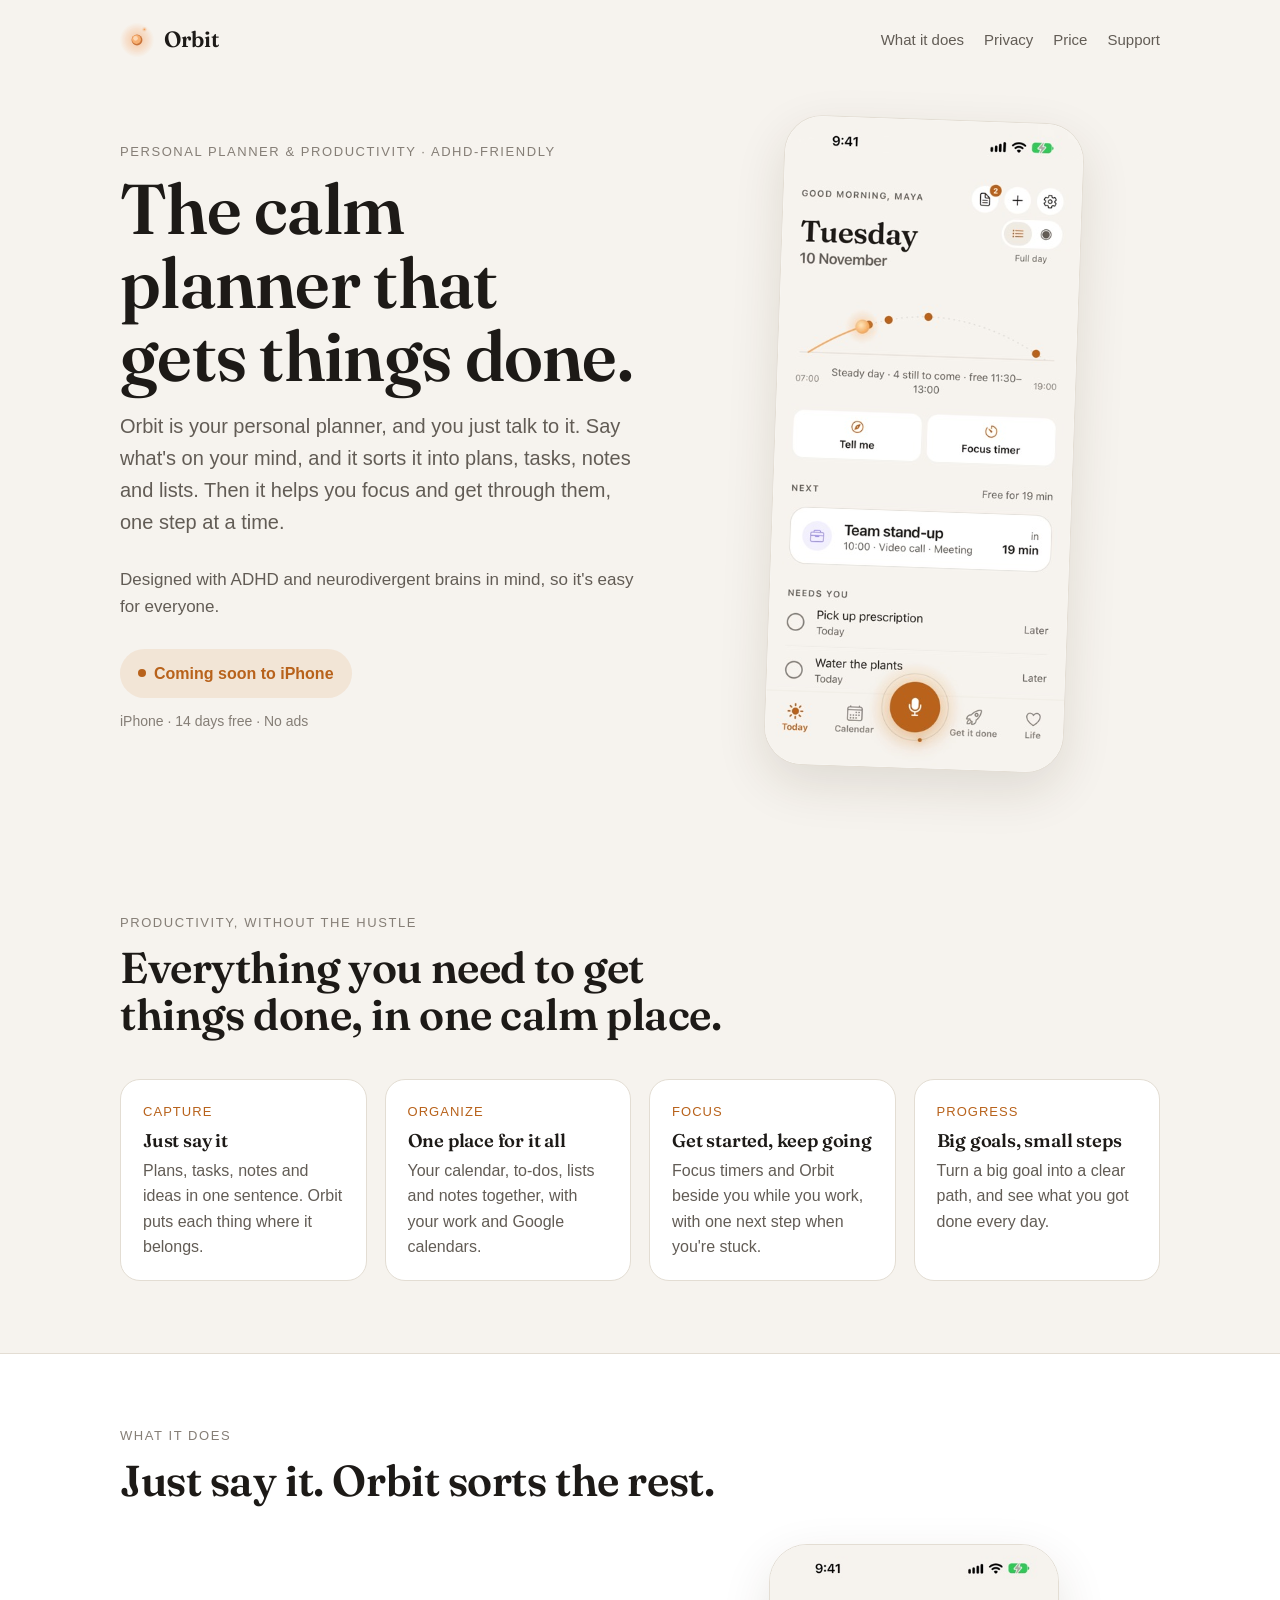
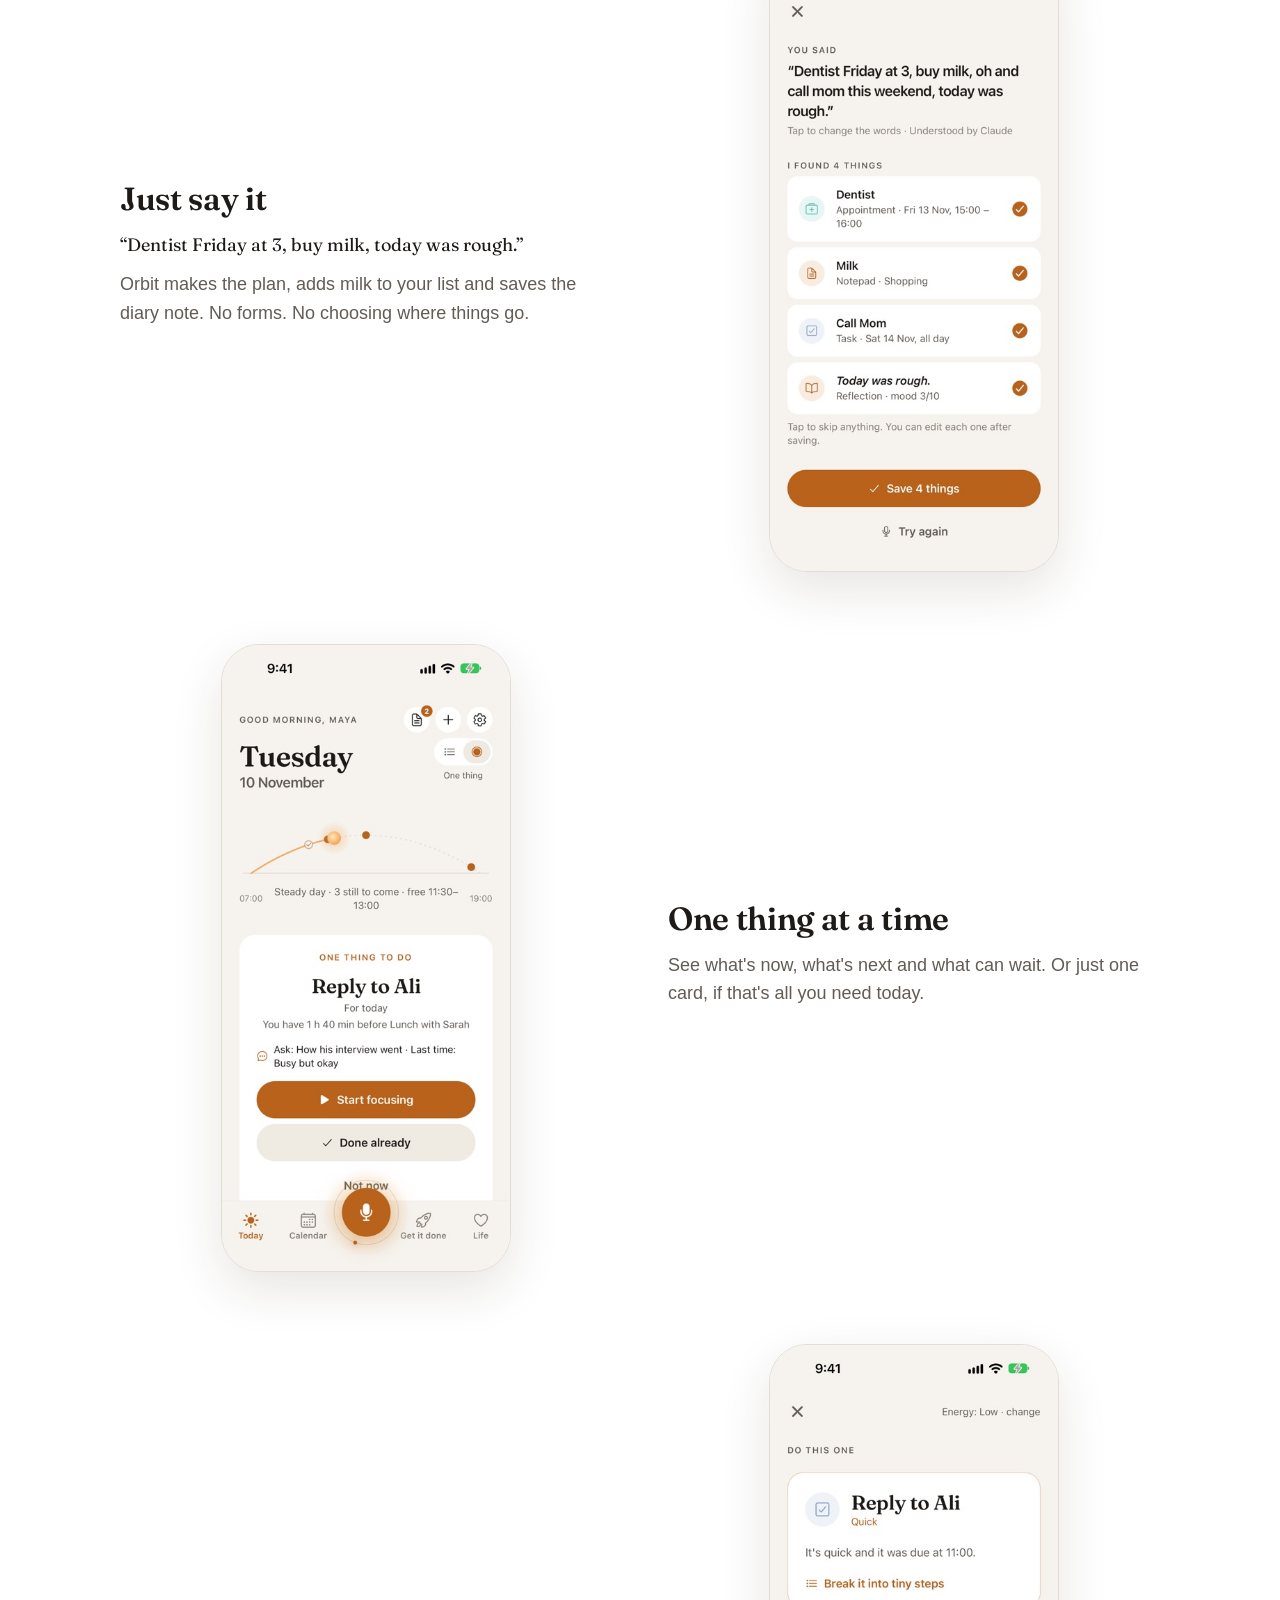
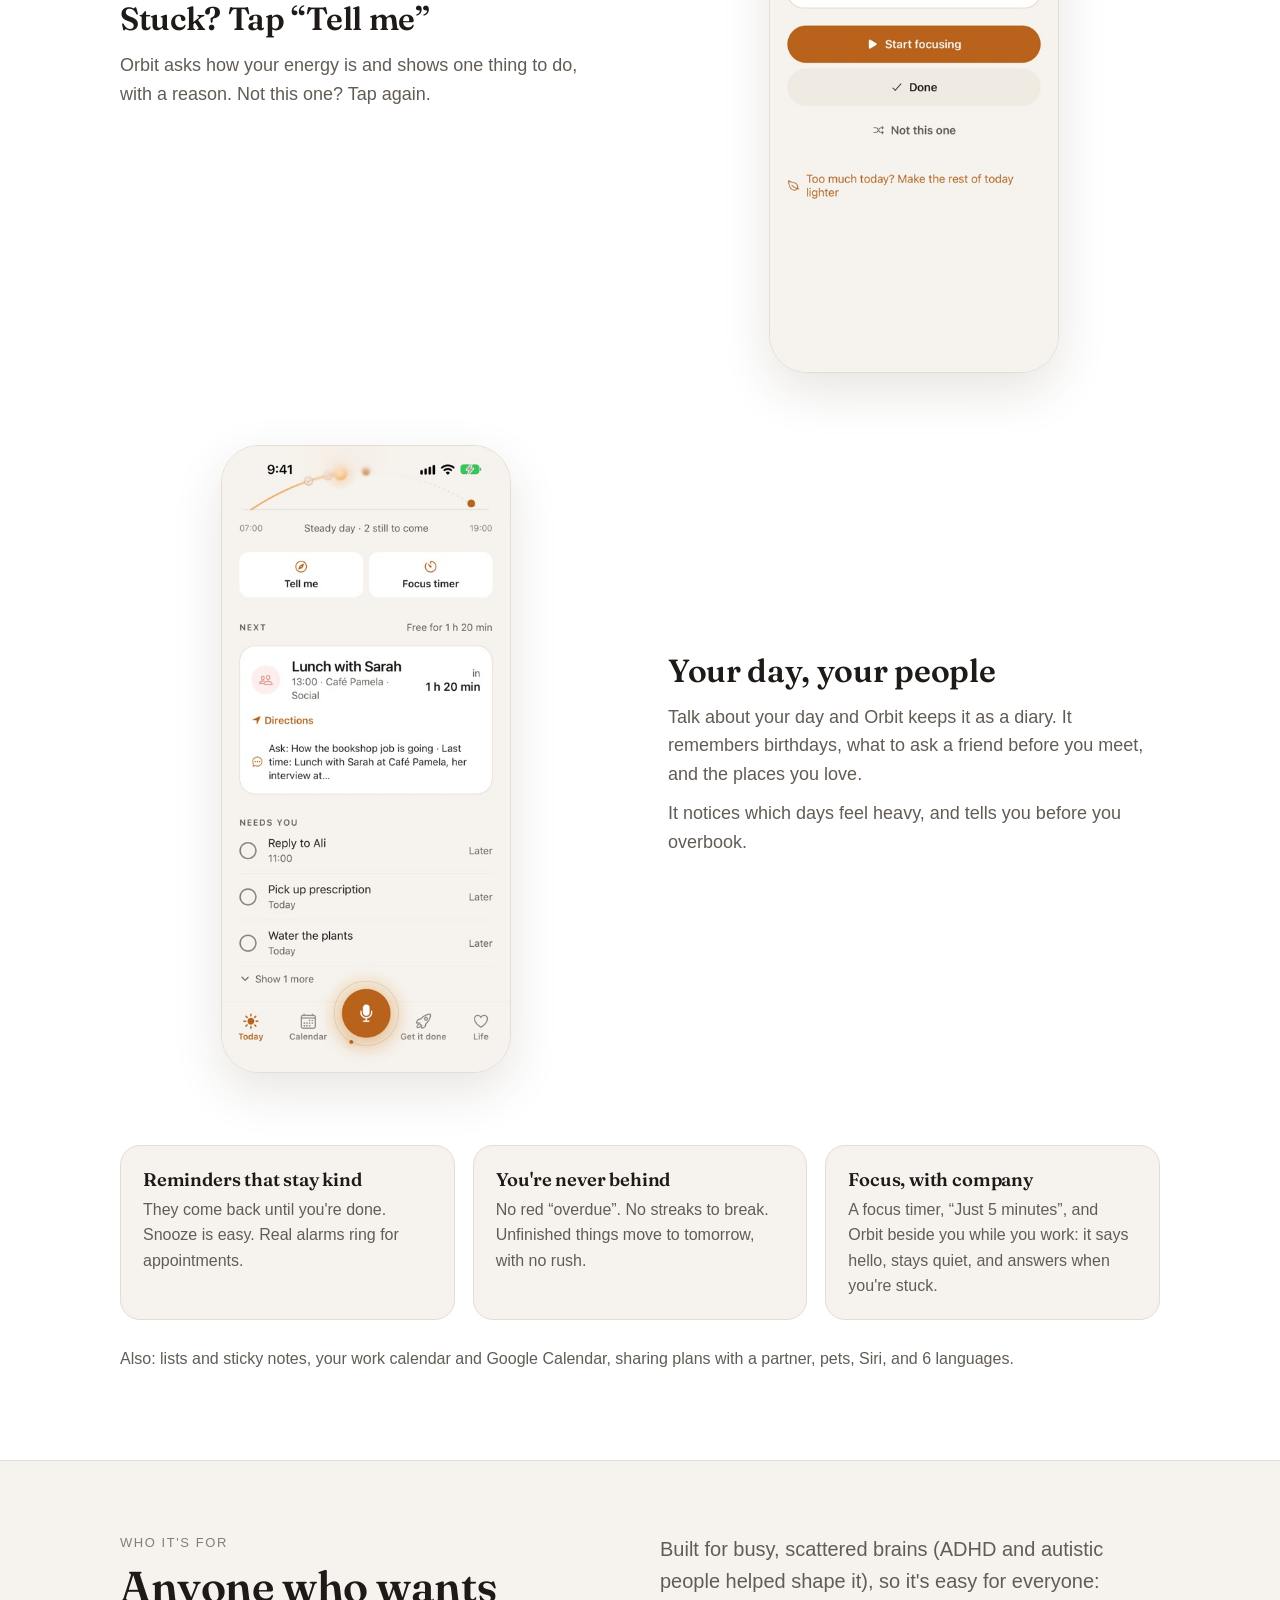
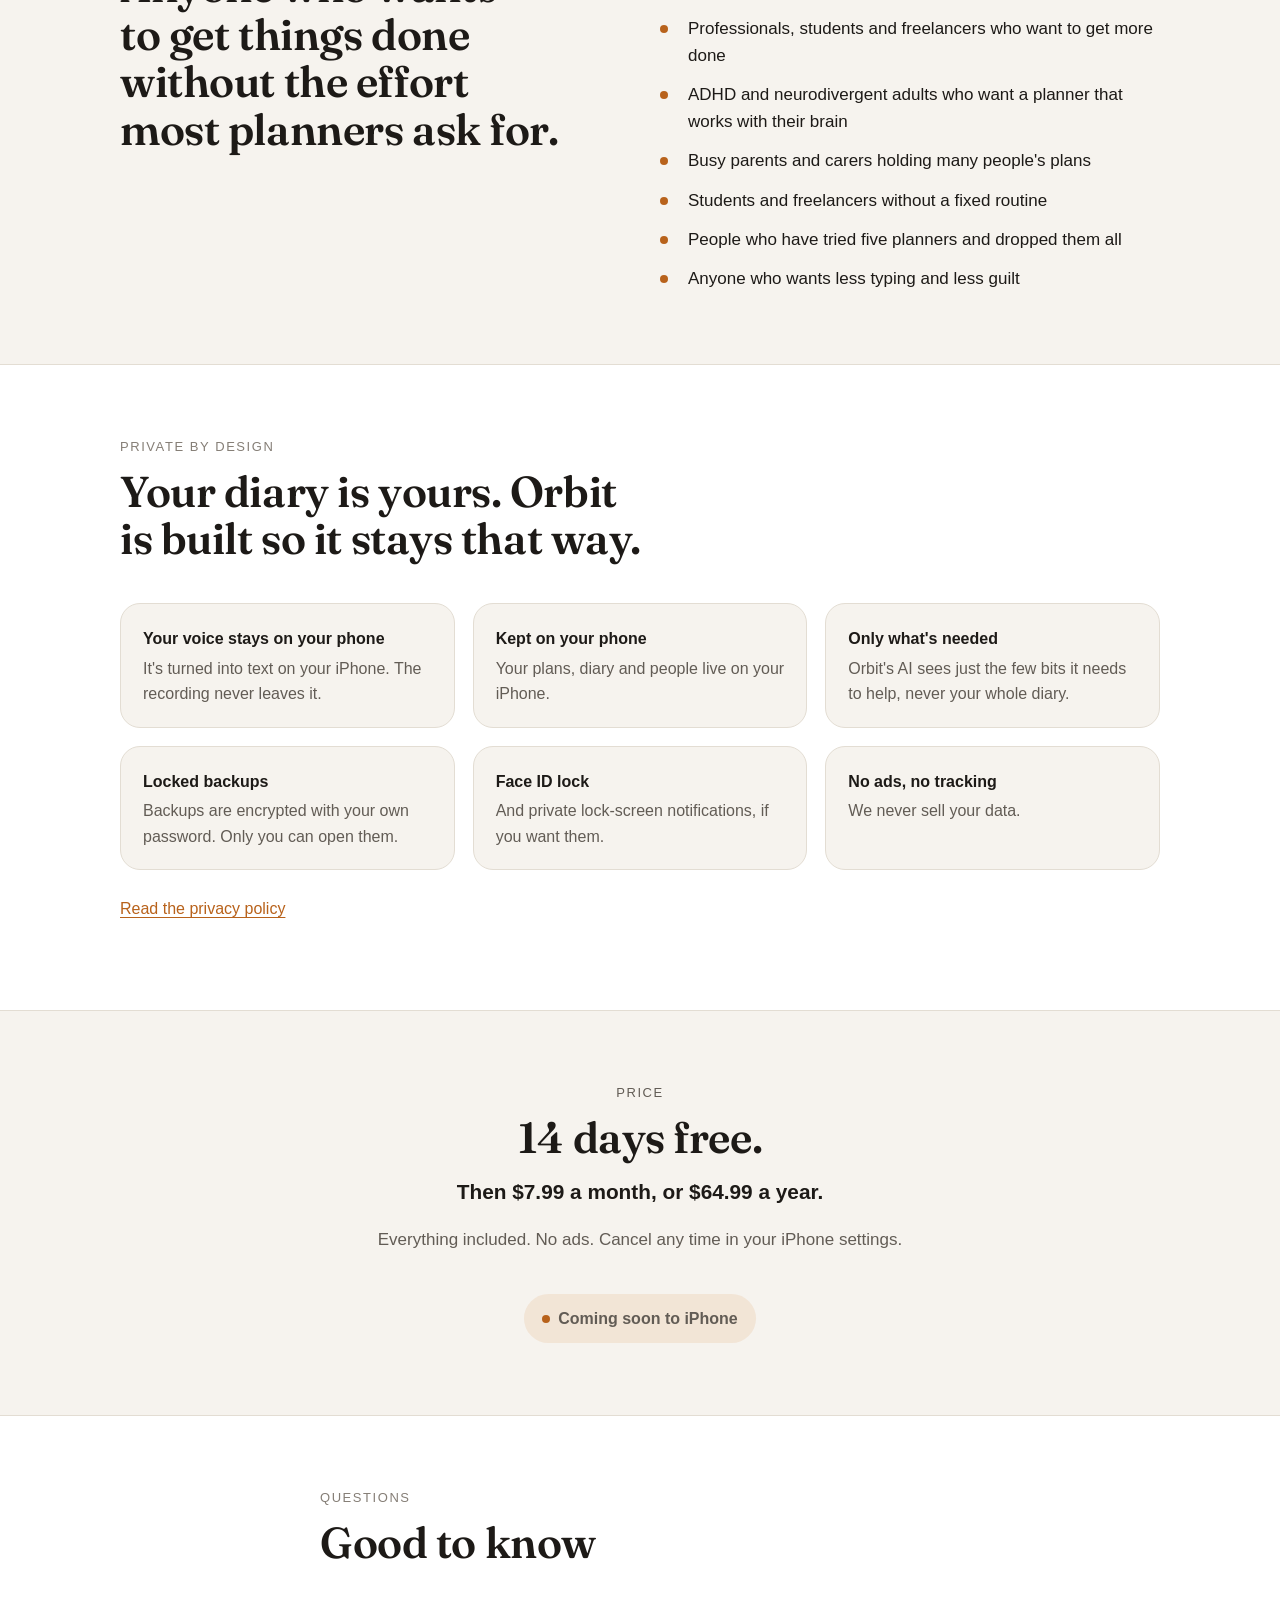
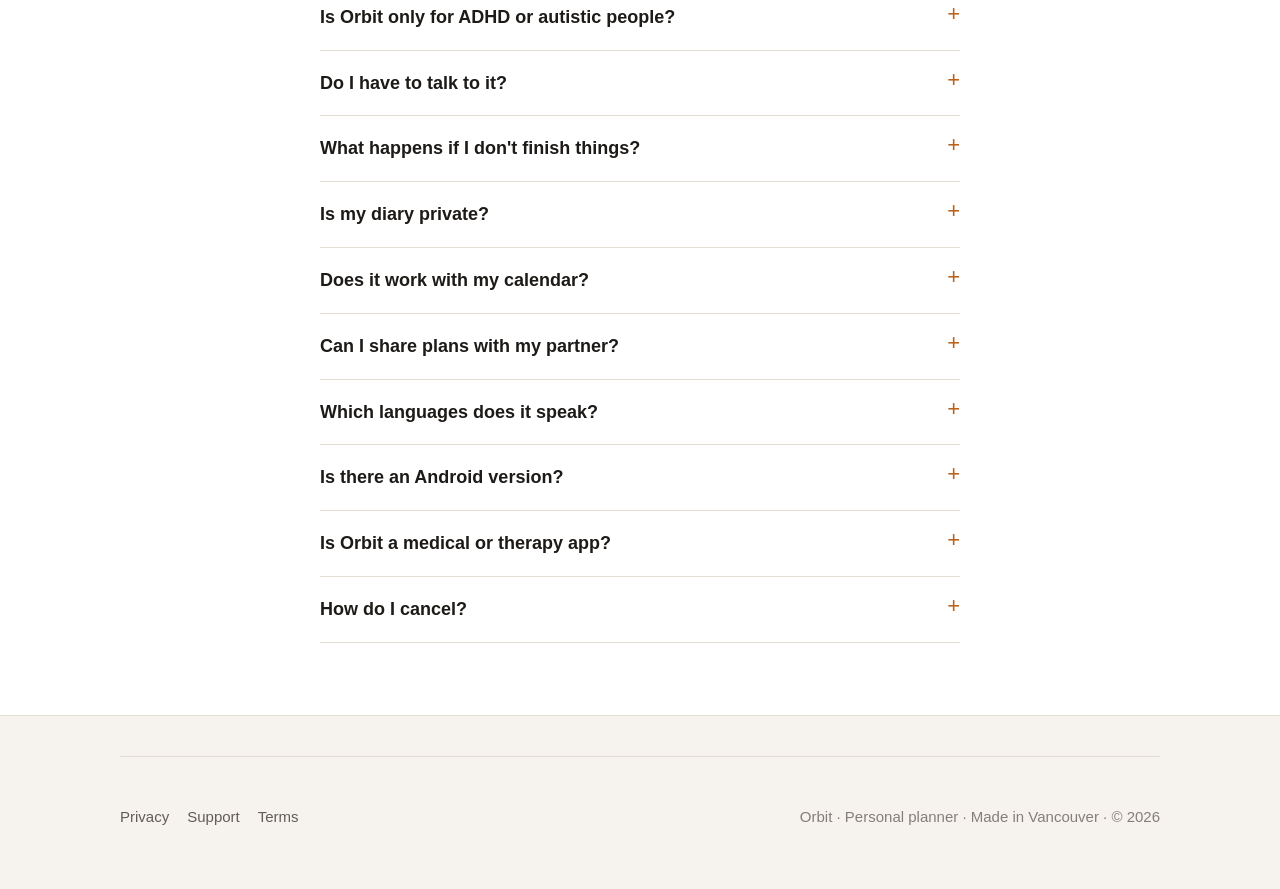
<file: index.html>
<!doctype html>
<html lang="en">
<head>
<meta charset="utf-8">
<meta name="viewport" content="width=device-width, initial-scale=1, viewport-fit=cover">
<title>Orbit · Personal planner & productivity app</title>
<meta name="description" content="Orbit is an ADHD-friendly personal planner you just talk to. Say what's on your mind and it sorts it into plans, tasks, notes and lists, then helps you focus and get them done.">
<meta name="theme-color" content="#F6F3EE" media="(prefers-color-scheme: light)">
<meta name="theme-color" content="#121214" media="(prefers-color-scheme: dark)">
<meta property="og:title" content="Orbit · The calm planner that gets things done">
<meta property="og:description" content="A personal planner and productivity app you just talk to: plans, tasks, notes and focus in one calm place.">
<meta property="og:image" content="https://orbitcalm.app/img/today-light.jpg">
<meta property="og:url" content="https://orbitcalm.app/">
<link rel="icon" href="/img/icon.png">
<link rel="apple-touch-icon" href="/img/icon.png">
<link rel="preconnect" href="https://fonts.googleapis.com">
<link rel="preconnect" href="https://fonts.gstatic.com" crossorigin>
<link rel="stylesheet" href="https://fonts.googleapis.com/css2?family=Fraunces:opsz,wght@9..144,600&display=swap">
<link rel="stylesheet" href="/styles.css?v=20261116">
</head>
<body>

<div class="wrap">
  <header class="top">
    <a class="brand" href="/"><img src="/img/mark.svg" alt="">Orbit</a>
    <nav>
      <a class="hide-sm" href="#what">What it does</a>
      <a class="hide-sm" href="#private">Privacy</a>
      <a href="#price">Price</a>
      <a href="/support/">Support</a>
    </nav>
  </header>

  <!-- Hero -->
  <div class="hero">
    <div>
      <p class="eyebrow">Personal planner &amp; productivity · ADHD-friendly</p>
      <h1>The calm planner that gets things&nbsp;done.</h1>
      <p class="lead">Orbit is your personal planner, and you just talk to it. Say what's on your mind, and it sorts it into plans, tasks, notes and lists. Then it helps you focus and get through them, one step at a time.</p>
      <p class="lead" style="font-size:17px">Designed with ADHD and neurodivergent brains in mind, so it's easy for everyone.</p>
      <p class="soon">Coming soon to iPhone</p>
      <p class="small">iPhone · 14 days free · No ads</p>
    </div>
    <div class="hero-art">
      <div class="phone">
        <picture>
          <source srcset="/img/today-dark.jpg" media="(prefers-color-scheme: dark)">
          <img src="/img/today-light.jpg" alt="Orbit's Today screen: a greeting, the day's sun path with plans as circles, Tell me and Focus timer buttons, the next plan and what needs you." width="900" height="1957">
        </picture>
      </div>
    </div>
  </div>
</div>

<!-- Productivity -->
<section>
  <div class="wrap">
    <div class="section-head">
      <p class="eyebrow">Productivity, without the hustle</p>
      <h2>Everything you need to get things done, in one calm place.</h2>
    </div>
    <div class="grid4">
      <div class="card"><p class="k">Capture</p><h3>Just say it</h3><p>Plans, tasks, notes and ideas in one sentence. Orbit puts each thing where it belongs.</p></div>
      <div class="card"><p class="k">Organize</p><h3>One place for it all</h3><p>Your calendar, to-dos, lists and notes together, with your work and Google calendars.</p></div>
      <div class="card"><p class="k">Focus</p><h3>Get started, keep going</h3><p>Focus timers and Orbit beside you while you work, with one next step when you're stuck.</p></div>
      <div class="card"><p class="k">Progress</p><h3>Big goals, small steps</h3><p>Turn a big goal into a clear path, and see what you got done every day.</p></div>
    </div>
  </div>
</section>

<!-- What it does -->
<section class="tint" id="what">
  <div class="wrap">
    <div class="section-head">
      <p class="eyebrow">What it does</p>
      <h2>Just say it. Orbit sorts the rest.</h2>
    </div>

    <div class="show">
      <div class="show-text">
        <h3>Just say it</h3>
        <p class="quote">“Dentist Friday at 3, buy milk, today was rough.”</p>
        <p>Orbit makes the plan, adds milk to your list and saves the diary note. No forms. No choosing where things go.</p>
      </div>
      <div class="phone">
        <picture>
          <source srcset="/img/say_it_messy-dark.jpg" media="(prefers-color-scheme: dark)">
          <img src="/img/say_it_messy-light.jpg" alt="Orbit turning one spoken sentence into four things: a dentist appointment, milk on the shopping list, a reminder to call Mum, and a diary entry." loading="lazy" width="900" height="1957">
        </picture>
      </div>
    </div>

    <div class="show flip">
      <div class="show-text">
        <h3>One thing at a time</h3>
        <p>See what's now, what's next and what can wait. Or just one card, if that's all you need today.</p>
      </div>
      <div class="phone">
        <picture>
          <source srcset="/img/one_thing-dark.jpg" media="(prefers-color-scheme: dark)">
          <img src="/img/one_thing-light.jpg" alt="Orbit's One thing view: a single card saying what to do now, with Start focusing and Done already." loading="lazy" width="900" height="1957">
        </picture>
      </div>
    </div>

    <div class="show">
      <div class="show-text">
        <h3>Stuck? Tap “Tell me”</h3>
        <p>Orbit asks how your energy is and shows one thing to do, with a reason. Not this one? Tap again.</p>
      </div>
      <div class="phone">
        <picture>
          <source srcset="/img/tell_me-dark.jpg" media="(prefers-color-scheme: dark)">
          <img src="/img/tell_me-light.jpg" alt="Tell me: one suggestion, Reply to Ali, with the reason and buttons to start focusing, mark it done, or see another." loading="lazy" width="900" height="1957">
        </picture>
      </div>
    </div>

    <div class="show flip">
      <div class="show-text">
        <h3>Your day, your people</h3>
        <p>Talk about your day and Orbit keeps it as a diary. It remembers birthdays, what to ask a friend before you meet, and the places you love.</p>
        <p>It notices which days feel heavy, and tells you before you overbook.</p>
      </div>
      <div class="phone">
        <picture>
          <source srcset="/img/before_you_see-dark.jpg" media="(prefers-color-scheme: dark)">
          <img src="/img/before_you_see-light.jpg" alt="Today's next plan, lunch with Sarah, with a note: ask how the bookshop job is going, and what happened last time." loading="lazy" width="900" height="1957">
        </picture>
      </div>
    </div>

    <div class="grid3" style="margin-top:72px">
      <div class="card"><h3>Reminders that stay kind</h3><p>They come back until you're done. Snooze is easy. Real alarms ring for appointments.</p></div>
      <div class="card"><h3>You're never behind</h3><p>No red “overdue”. No streaks to break. Unfinished things move to tomorrow, with no rush.</p></div>
      <div class="card"><h3>Focus, with company</h3><p>A focus timer, “Just 5 minutes”, and Orbit beside you while you work: it says hello, stays quiet, and answers when you're stuck.</p></div>
    </div>
    <p class="also">Also: lists and sticky notes, your work calendar and Google Calendar, sharing plans with a partner, pets, Siri, and 6 languages.</p>
  </div>
</section>

<!-- Who it's for -->
<section>
  <div class="wrap who">
    <div>
      <p class="eyebrow">Who it's for</p>
      <h2>Anyone who wants to get things done without the effort most planners ask for.</h2>
    </div>
    <div>
      <p class="lead" style="margin:0 0 18px">Built for busy, scattered brains (ADHD and autistic people helped shape it), so it's easy for everyone:</p>
      <ul>
        <li>Professionals, students and freelancers who want to get more done</li>
        <li>ADHD and neurodivergent adults who want a planner that works with their brain</li>
        <li>Busy parents and carers holding many people's plans</li>
        <li>Students and freelancers without a fixed routine</li>
        <li>People who have tried five planners and dropped them all</li>
        <li>Anyone who wants less typing and less guilt</li>
      </ul>
    </div>
  </div>
</section>

<!-- Privacy -->
<section class="tint" id="private">
  <div class="wrap">
    <div class="section-head">
      <p class="eyebrow">Private by design</p>
      <h2>Your diary is yours. Orbit is built so it stays that way.</h2>
    </div>
    <div class="private">
      <div class="card"><strong>Your voice stays on your phone</strong><p>It's turned into text on your iPhone. The recording never leaves it.</p></div>
      <div class="card"><strong>Kept on your phone</strong><p>Your plans, diary and people live on your iPhone.</p></div>
      <div class="card"><strong>Only what's needed</strong><p>Orbit's AI sees just the few bits it needs to help, never your whole diary.</p></div>
      <div class="card"><strong>Locked backups</strong><p>Backups are encrypted with your own password. Only you can open them.</p></div>
      <div class="card"><strong>Face ID lock</strong><p>And private lock-screen notifications, if you want them.</p></div>
      <div class="card"><strong>No ads, no tracking</strong><p>We never sell your data.</p></div>
    </div>
    <p class="also"><a href="/privacy/">Read the privacy policy</a></p>
  </div>
</section>

<!-- Price -->
<section id="price">
  <div class="narrow price">
    <p class="eyebrow">Price</p>
    <h2>14 days free.</h2>
    <p class="amount">Then $7.99 a month, or $64.99 a year.</p>
    <p>Everything included. No ads. Cancel any time in your iPhone settings.</p>
    <p class="soon" style="margin:24px auto 0">Coming soon to iPhone</p>
  </div>
</section>

<!-- FAQ -->
<section class="tint">
  <div class="narrow faq">
    <p class="eyebrow">Questions</p>
    <h2 style="margin-bottom:18px">Good to know</h2>
    <details><summary>Is Orbit only for ADHD or autistic people?</summary><p>No. It was designed with ADHD and autistic people in mind, which makes it easy for anyone who wants a calmer, tidier day.</p></details>
    <details><summary>Do I have to talk to it?</summary><p>No. You can type everything too. Talking is just faster when your head is full.</p></details>
    <details><summary>What happens if I don't finish things?</summary><p>Nothing bad. They move to the next day with a gentle “no rush”. You can also tap “Make it lighter” when a day gets away from you.</p></details>
    <details><summary>Is my diary private?</summary><p>Yes. Your voice is turned into text on your phone, only small relevant bits go to Orbit's AI, and backups are locked with your own password.</p></details>
    <details><summary>Does it work with my calendar?</summary><p>Yes. Orbit can show the calendars already on your iPhone, your work calendar too, and it syncs with Google Calendar. Work meetings can stay private as “Busy”.</p></details>
    <details><summary>Can I share plans with my partner?</summary><p>Yes. Couple mode lets you share plans with one person.</p></details>
    <details><summary>Which languages does it speak?</summary><p>English, Spanish, Turkish, German, Italian and Portuguese.</p></details>
    <details><summary>Is there an Android version?</summary><p>Not yet. Orbit is on iPhone (iOS 17 or later) first. Android is planned.</p></details>
    <details><summary>Is Orbit a medical or therapy app?</summary><p>No. Orbit is a planner and diary. It doesn't diagnose or treat anything.</p></details>
    <details><summary>How do I cancel?</summary><p>On your iPhone: Settings, tap your name, then Subscriptions, then Orbit. You won't be charged after the period you've paid for.</p></details>
  </div>
</section>

<div class="wrap">
  <footer>
    <div class="row">
      <div><a href="/privacy/">Privacy</a><a href="/support/">Support</a><a href="/terms/">Terms</a></div>
      <div>Orbit · Personal planner · Made in Vancouver · © 2026</div>
    </div>
  </footer>
</div>

</body>
</html>
</file>
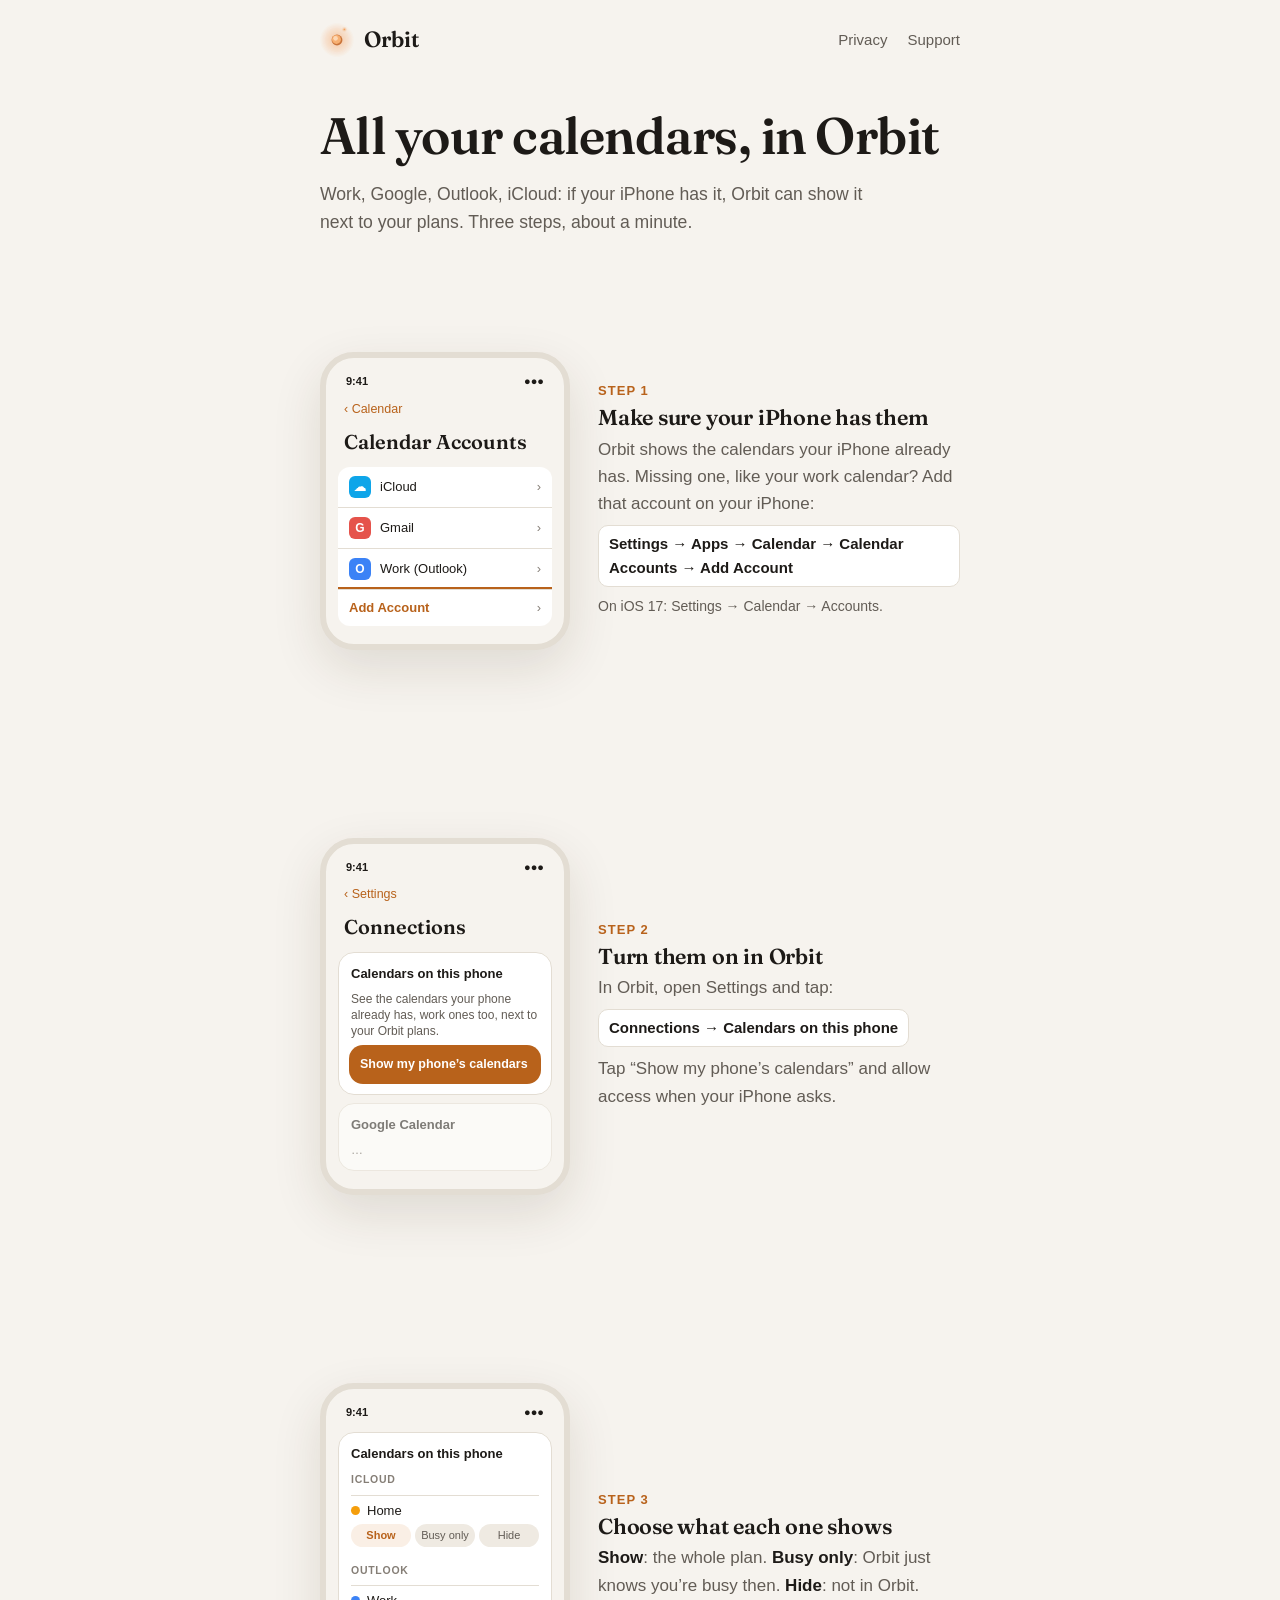
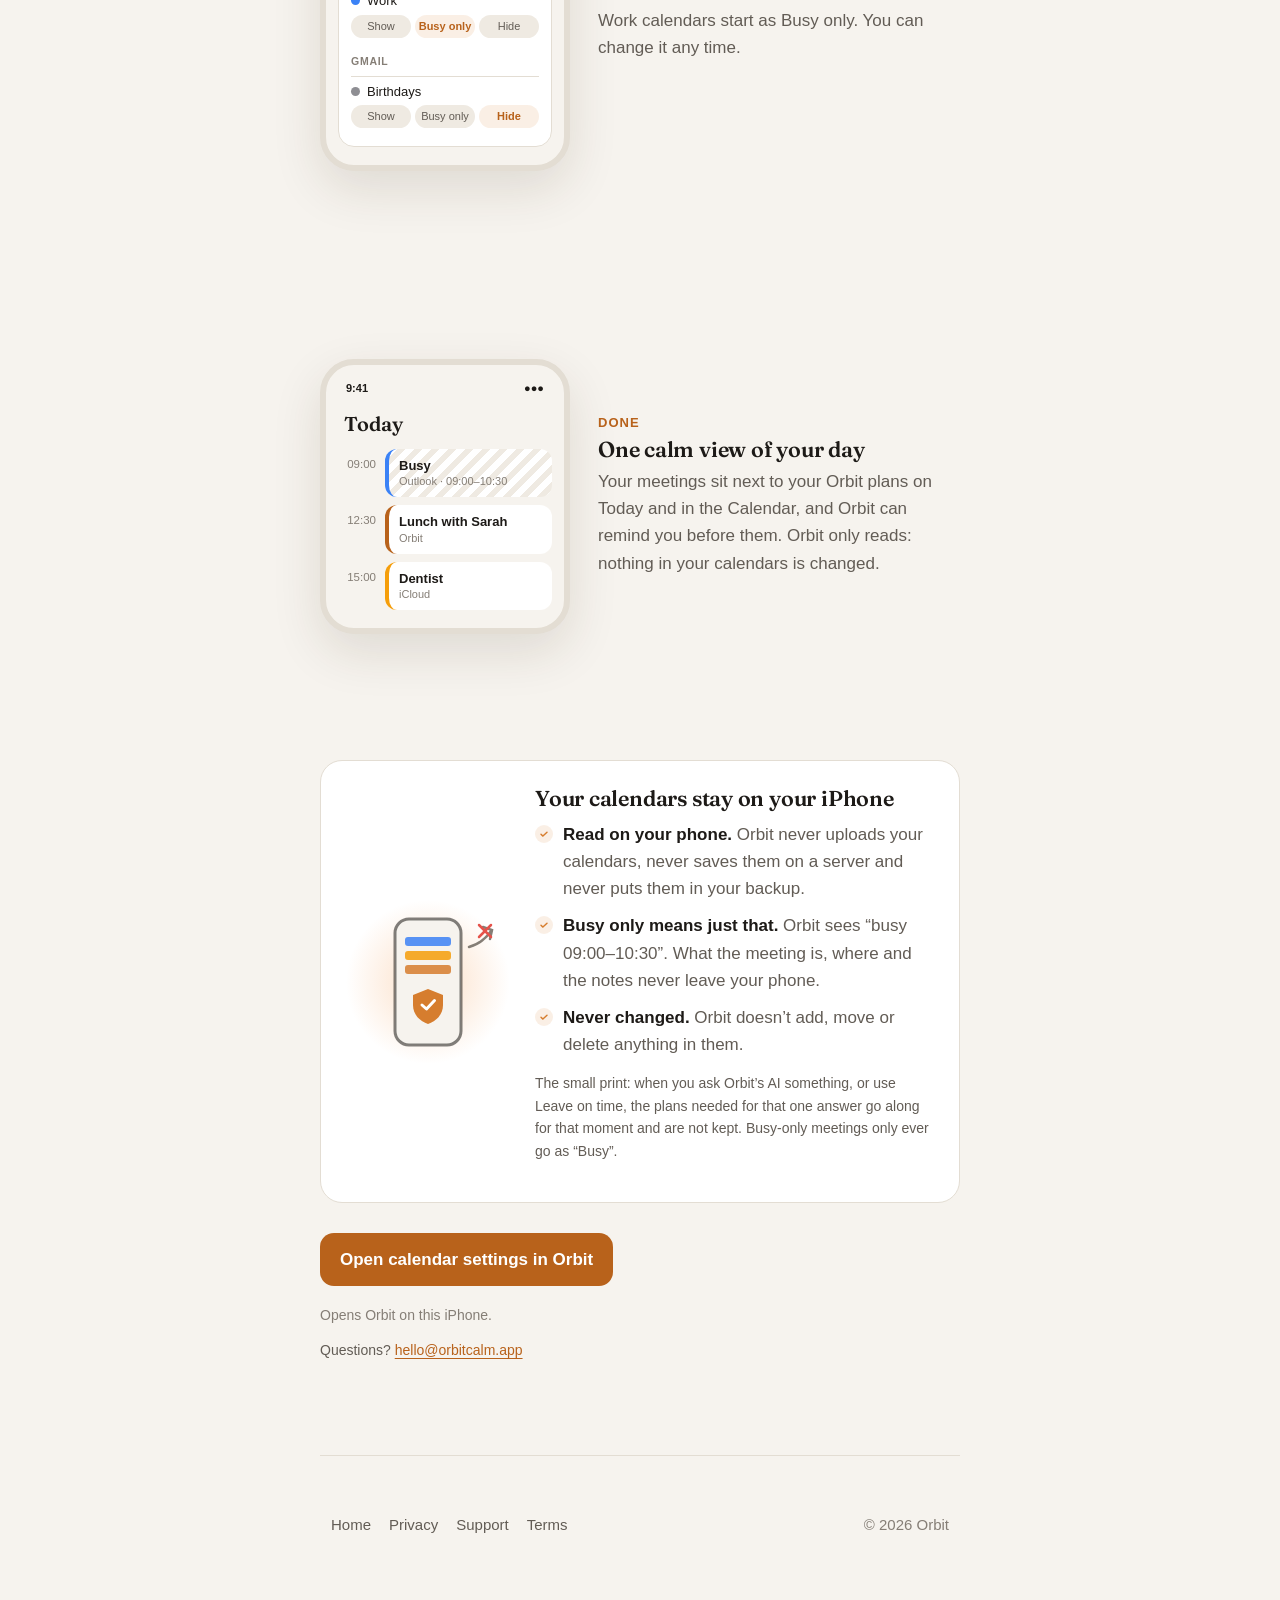
<file: calendars/index.html>
<!doctype html>
<html lang="en">
<head>
<meta charset="utf-8">
<meta name="viewport" content="width=device-width, initial-scale=1, viewport-fit=cover">
<title>All your calendars · Orbit</title>
<meta name="description" content="Show your work, Google, Outlook and iCloud calendars in Orbit. Three steps; your calendars stay on your iPhone.">
<meta name="theme-color" content="#F6F3EE" media="(prefers-color-scheme: light)">
<meta name="theme-color" content="#121214" media="(prefers-color-scheme: dark)">
<link rel="icon" href="/img/icon.png">
<link rel="preconnect" href="https://fonts.googleapis.com">
<link rel="preconnect" href="https://fonts.gstatic.com" crossorigin>
<link rel="stylesheet" href="https://fonts.googleapis.com/css2?family=Fraunces:opsz,wght@9..144,600&display=swap">
<link rel="stylesheet" href="/styles.css?v=20261117">
<style>
  /* Help page linked from the "all your calendars" notification (2026-11-17).
     Each step = a small phone picture drawn in HTML (so it follows the language
     and the day/night look) + two lines of text. */
  .cal h1 { margin-bottom: 8px; }
  .cal .lead { font-size: 1.1rem; }
  .step { display: grid; grid-template-columns: 250px 1fr; gap: 28px; align-items: center; margin: 44px 0; }
  .step h2 { margin: 0 0 6px; }
  .step p { margin: 0 0 8px; }
  .num { display: inline-block; font-weight: 700; font-size: 13px; letter-spacing: .08em; text-transform: uppercase; color: var(--accent); margin-bottom: 4px; }
  .path { display: inline-block; background: var(--surface); border: 1px solid var(--line); border-radius: 10px; padding: 6px 10px; color: var(--text); font-size: 15px; font-weight: 600; }
  .small { font-size: 14px; color: var(--faint); }
  @media (max-width: 640px) {
    .step { grid-template-columns: 1fr; gap: 16px; margin: 36px 0; }
    .step .phone { margin: 0 auto; }
  }

  /* The little phone */
  .phone { width: 250px; border-radius: 34px; background: var(--bg); border: 6px solid var(--line); box-shadow: var(--shadow); padding: 16px 12px 18px; display: flex; flex-direction: column; gap: 8px; font-size: 13px; line-height: 1.35; color: var(--text); }
  .bar { display: flex; justify-content: space-between; font-size: 11px; font-weight: 600; padding: 0 8px 4px; color: var(--text); }
  .scr-title { font-family: var(--display); font-weight: 600; font-size: 20px; padding: 2px 6px 4px; }
  .back { color: var(--accent); font-size: 12.5px; padding: 0 6px; }
  .group { background: var(--surface); border-radius: 12px; overflow: hidden; }
  .row { display: flex; align-items: center; gap: 9px; padding: 9px 11px; border-top: 1px solid var(--line); }
  .row:first-child { border-top: 0; }
  .row .grow { flex: 1; }
  .chev { color: var(--faint); }
  .ico { width: 22px; height: 22px; border-radius: 6px; display: grid; place-items: center; color: #fff; font-size: 12px; font-weight: 700; flex-shrink: 0; }
  .blue { background: #3B82F6; } .red { background: #E5534B; } .sky { background: #0EA5E9; } .grey { background: #8E8E93; }
  .add { color: var(--accent); font-weight: 600; }
  .glow { box-shadow: 0 0 0 2px var(--accent); }

  .card { background: var(--surface); border-radius: 16px; padding: 12px; display: flex; flex-direction: column; gap: 8px; }
  .card b { font-weight: 600; }
  .hint { color: var(--muted); font-size: 12px; }
  .btn { background: var(--accent); color: var(--on-accent); border-radius: 12px; padding: 9px; text-align: center; font-weight: 600; font-size: 12.5px; }
  .label { font-size: 10.5px; font-weight: 700; letter-spacing: .07em; text-transform: uppercase; color: var(--faint); margin-top: 2px; }
  .cal-row { display: flex; flex-direction: column; gap: 5px; padding: 6px 0; border-top: 1px solid var(--line); }
  .cal-row:first-of-type { border-top: 0; }
  .cal-name { display: flex; align-items: center; gap: 7px; }
  .dot { width: 9px; height: 9px; border-radius: 50%; }
  .modes { display: flex; gap: 4px; }
  .mode { flex: 1; text-align: center; font-size: 11px; padding: 4px 2px; border-radius: 999px; background: var(--raised); color: var(--muted); }
  .mode.on { background: var(--accent-soft); color: var(--accent); font-weight: 600; }

  .plan { display: flex; gap: 9px; align-items: stretch; }
  .time { width: 38px; color: var(--faint); font-size: 11.5px; padding-top: 8px; text-align: right; }
  .block { flex: 1; border-radius: 12px; padding: 8px 10px; background: var(--surface); border-left: 4px solid var(--accent); }
  .block.busy { border-left-color: #3B82F6; background: repeating-linear-gradient(135deg, var(--surface), var(--surface) 6px, var(--raised) 6px, var(--raised) 12px); }
  .block small { display: block; color: var(--faint); font-size: 11px; }

  /* Stays on your phone */
  .stay { margin: 54px 0 20px; background: var(--surface); border: 1px solid var(--line); border-radius: 22px; padding: 26px 22px; display: grid; grid-template-columns: 170px 1fr; gap: 22px; align-items: center; }
  .stay h2 { margin: 0 0 10px; }
  .stay ul { margin: 0; padding: 0; list-style: none; display: flex; flex-direction: column; gap: 10px; }
  .stay li { display: flex; gap: 10px; color: var(--muted); }
  .stay li::before { content: ""; flex-shrink: 0; width: 18px; height: 18px; margin-top: 4px; border-radius: 50%; background: var(--accent-soft) url("data:image/svg+xml,%3Csvg xmlns='http://www.w3.org/2000/svg' viewBox='0 0 20 20'%3E%3Cpath d='M5 10.5l3.2 3L15 7' fill='none' stroke='%23D67D2E' stroke-width='2.4' stroke-linecap='round' stroke-linejoin='round'/%3E%3C/svg%3E") center/12px no-repeat; }
  .stay li b { color: var(--text); font-weight: 600; }
  .fine { margin-top: 14px; font-size: 14px; color: var(--faint); }
  @media (max-width: 640px) { .stay { grid-template-columns: 1fr; text-align: left; } .stay svg { margin: 0 auto; } }

  .open { display: flex; flex-direction: column; align-items: flex-start; gap: 6px; margin: 30px 0 10px; }
  .open a.go { background: var(--accent); color: var(--on-accent); text-decoration: none; font-weight: 600; padding: 13px 20px; border-radius: 14px; }
</style>
</head>
<body>
<div class="narrow">
  <header class="top">
    <a class="brand" href="/"><img src="/img/mark.svg" alt="">Orbit</a>
    <nav><a href="/privacy/" data-t="nav_privacy">Privacy</a><a href="/support/" data-t="nav_support">Support</a></nav>
  </header>

  <main class="page cal">
    <h1 data-t="title">All your calendars, in Orbit</h1>
    <p class="lead" data-t="lead">Work, Google, Outlook, iCloud: if your iPhone has it, Orbit can show it next to your plans. Three steps, about a minute.</p>

    <!-- Step 1: the iPhone's own Calendar Accounts -->
    <section class="step">
      <div class="phone" aria-hidden="true">
        <div class="bar"><span>9:41</span><span>●●●</span></div>
        <div class="back" data-t="m_calendar">‹ Calendar</div>
        <div class="scr-title" data-t="m_accounts">Calendar Accounts</div>
        <div class="group">
          <div class="row"><span class="ico sky">☁</span><span class="grow">iCloud</span><span class="chev">›</span></div>
          <div class="row"><span class="ico red">G</span><span class="grow">Gmail</span><span class="chev">›</span></div>
          <div class="row"><span class="ico blue">O</span><span class="grow" data-t="m_workAcc">Work (Outlook)</span><span class="chev">›</span></div>
          <div class="row glow"><span class="grow add" data-t="m_add">Add Account</span><span class="chev">›</span></div>
        </div>
      </div>
      <div>
        <span class="num" data-t="s1n">Step 1</span>
        <h2 data-t="s1h">Make sure your iPhone has them</h2>
        <p data-t="s1p">Orbit shows the calendars your iPhone already has. Missing one, like your work calendar? Add that account on your iPhone:</p>
        <p><span class="path" data-t="s1path">Settings → Apps → Calendar → Calendar Accounts → Add Account</span></p>
        <p class="small" data-t="s1old">On iOS 17: Settings → Calendar → Accounts.</p>
      </div>
    </section>

    <!-- Step 2: Orbit, Settings → Connections -->
    <section class="step">
      <div class="phone" aria-hidden="true">
        <div class="bar"><span>9:41</span><span>●●●</span></div>
        <div class="back" data-t="m_settings">‹ Settings</div>
        <div class="scr-title" data-t="m_conn">Connections</div>
        <div class="card">
          <b data-t="m_cop">Calendars on this phone</b>
          <span class="hint" data-t="m_copHint">See the calendars your phone already has, work ones too, next to your Orbit plans.</span>
          <div class="btn glow" data-t="m_btn">Show my phone’s calendars</div>
        </div>
        <div class="card" style="opacity:.55"><b>Google Calendar</b><span class="hint">…</span></div>
      </div>
      <div>
        <span class="num" data-t="s2n">Step 2</span>
        <h2 data-t="s2h">Turn them on in Orbit</h2>
        <p data-t="s2p">In Orbit, open Settings and tap:</p>
        <p><span class="path" data-t="s2path">Connections → Calendars on this phone</span></p>
        <p data-t="s2p2">Tap “Show my phone’s calendars” and allow access when your iPhone asks.</p>
      </div>
    </section>

    <!-- Step 3: Show / Busy only / Hide -->
    <section class="step">
      <div class="phone" aria-hidden="true">
        <div class="bar"><span>9:41</span><span>●●●</span></div>
        <div class="card">
          <b data-t="m_cop">Calendars on this phone</b>
          <div class="label" lang="en">iCloud</div>
          <div class="cal-row">
            <div class="cal-name"><span class="dot" style="background:#F59E0B"></span><span data-t="m_home">Home</span></div>
            <div class="modes"><span class="mode on" data-t="m_show">Show</span><span class="mode" data-t="m_busyonly">Busy only</span><span class="mode" data-t="m_hide">Hide</span></div>
          </div>
          <div class="label" lang="en">Outlook</div>
          <div class="cal-row">
            <div class="cal-name"><span class="dot" style="background:#3B82F6"></span><span data-t="m_work">Work</span></div>
            <div class="modes"><span class="mode" data-t="m_show">Show</span><span class="mode on" data-t="m_busyonly">Busy only</span><span class="mode" data-t="m_hide">Hide</span></div>
          </div>
          <div class="label" lang="en">Gmail</div>
          <div class="cal-row">
            <div class="cal-name"><span class="dot" style="background:#8E8E93"></span><span data-t="m_birthdays">Birthdays</span></div>
            <div class="modes"><span class="mode" data-t="m_show">Show</span><span class="mode" data-t="m_busyonly">Busy only</span><span class="mode on" data-t="m_hide">Hide</span></div>
          </div>
        </div>
      </div>
      <div>
        <span class="num" data-t="s3n">Step 3</span>
        <h2 data-t="s3h">Choose what each one shows</h2>
        <p data-t="s3p"><strong>Show</strong>: the whole plan. <strong>Busy only</strong>: Orbit just knows you’re busy then. <strong>Hide</strong>: not in Orbit.</p>
        <p data-t="s3p2">Work calendars start as Busy only. You can change it any time.</p>
      </div>
    </section>

    <!-- Result -->
    <section class="step">
      <div class="phone" aria-hidden="true">
        <div class="bar"><span>9:41</span><span>●●●</span></div>
        <div class="scr-title" data-t="m_today">Today</div>
        <div class="plan"><span class="time">09:00</span><div class="block busy"><b data-t="m_busy">Busy</b><small>Outlook · 09:00–10:30</small></div></div>
        <div class="plan"><span class="time">12:30</span><div class="block"><b data-t="m_lunch">Lunch with Sarah</b><small>Orbit</small></div></div>
        <div class="plan"><span class="time">15:00</span><div class="block" style="border-left-color:#F59E0B"><b data-t="m_dentist">Dentist</b><small>iCloud</small></div></div>
      </div>
      <div>
        <span class="num" data-t="s4n">Done</span>
        <h2 data-t="s4h">One calm view of your day</h2>
        <p data-t="s4p">Your meetings sit next to your Orbit plans on Today and in the Calendar, and Orbit can remind you before them. Orbit only reads: nothing in your calendars is changed.</p>
      </div>
    </section>

    <!-- Privacy -->
    <section class="stay">
      <svg width="170" height="170" viewBox="0 0 170 170" role="img" aria-labelledby="stayT">
        <title id="stayT">Your calendars stay inside your iPhone</title>
        <defs>
          <radialGradient id="g" cx="50%" cy="50%" r="50%"><stop offset="0" stop-color="#F5A15B" stop-opacity=".35"/><stop offset="1" stop-color="#F5A15B" stop-opacity="0"/></radialGradient>
        </defs>
        <circle cx="85" cy="85" r="82" fill="url(#g)"/>
        <rect x="52" y="22" width="66" height="126" rx="14" fill="var(--bg)" stroke="var(--text)" stroke-opacity=".55" stroke-width="3"/>
        <rect x="62" y="40" width="46" height="9" rx="3" fill="#3B82F6" opacity=".85"/>
        <rect x="62" y="54" width="46" height="9" rx="3" fill="#F59E0B" opacity=".85"/>
        <rect x="62" y="68" width="46" height="9" rx="3" fill="#D67D2E" opacity=".85"/>
        <path d="M85 92 l15 6 v10 c0 10 -7 16 -15 19 c-8 -3 -15 -9 -15 -19 v-10 z" fill="#D67D2E"/>
        <path d="M79 108 l4.5 4 l8 -8.5" fill="none" stroke="#fff" stroke-width="3" stroke-linecap="round" stroke-linejoin="round"/>
        <g stroke="var(--faint)" stroke-width="2.5" stroke-linecap="round" fill="none">
          <path d="M126 50 q14 -4 22 -16"/><path d="M140 30 l9 3 l-2 9"/>
          <path d="M136 40 l12 -12" stroke="#E5534B"/><path d="M136 28 l12 12" stroke="#E5534B"/>
        </g>
      </svg>
      <div>
        <h2 data-t="privh">Your calendars stay on your iPhone</h2>
        <ul>
          <li><span data-t="p1"><b>Read on your phone.</b> Orbit never uploads your calendars, never saves them on a server and never puts them in your backup.</span></li>
          <li><span data-t="p2"><b>Busy only means just that.</b> Orbit sees “busy 09:00–10:30”. What the meeting is, where and the notes never leave your phone.</span></li>
          <li><span data-t="p3"><b>Never changed.</b> Orbit doesn’t add, move or delete anything in them.</span></li>
        </ul>
        <p class="fine" data-t="fine">The small print: when you ask Orbit’s AI something, or use Leave on time, the plans needed for that one answer go along for that moment and are not kept. Busy-only meetings only ever go as “Busy”.</p>
      </div>
    </section>

    <div class="open">
      <a class="go" href="orbit://settings/connections" data-t="open">Open calendar settings in Orbit</a>
      <span class="small" data-t="openNote">Opens Orbit on this iPhone.</span>
    </div>
    <p class="small"><span data-t="questions">Questions?</span> <a href="mailto:hello@orbitcalm.app">hello@orbitcalm.app</a></p>
  </main>
  <footer>
    <div class="row">
      <div><a href="/">Home</a><a href="/privacy/">Privacy</a><a href="/support/">Support</a><a href="/terms/">Terms</a></div>
      <div>© 2026 Orbit</div>
    </div>
  </footer>
</div>

<script>
  // Same six languages as the app. ?lang=tr (from the notification) wins, else the phone's language.
  const T = {
    tr: {
      nav_privacy: 'Gizlilik', nav_support: 'Destek',
      title: 'Tüm takvimlerin, Orbit’te',
      lead: 'İş, Google, Outlook, iCloud: iPhone’unda varsa, Orbit planlarının yanında gösterebilir. Üç adım, yaklaşık bir dakika.',
      m_calendar: '‹ Takvim', m_accounts: 'Takvim Hesapları', m_workAcc: 'İş (Outlook)', m_add: 'Hesap Ekle',
      s1n: '1. adım', s1h: 'iPhone’unda olduklarından emin ol',
      s1p: 'Orbit, iPhone’unda zaten olan takvimleri gösterir. Biri eksik mi, mesela iş takvimin? O hesabı iPhone’una ekle:',
      s1path: 'Ayarlar → Uygulamalar → Takvim → Takvim Hesapları → Hesap Ekle', s1old: 'iOS 17’de: Ayarlar → Takvim → Hesaplar.',
      m_settings: '‹ Ayarlar', m_conn: 'Bağlantılar', m_cop: 'Bu telefondaki takvimler',
      m_copHint: 'Telefonundaki takvimleri, iş takvimleri dahil, Orbit planlarının yanında gör.', m_btn: 'Telefonumun takvimlerini göster',
      s2n: '2. adım', s2h: 'Orbit’te aç', s2p: 'Orbit’te Ayarlar’ı aç ve dokun:', s2path: 'Bağlantılar → Bu telefondaki takvimler',
      s2p2: '“Telefonumun takvimlerini göster”e dokun ve iPhone’un sorduğunda izin ver.',
      m_home: 'Ev', m_work: 'İş', m_birthdays: 'Doğum günleri', m_show: 'Göster', m_busyonly: 'Sadece meşgul', m_hide: 'Gizle',
      s3n: '3. adım', s3h: 'Her biri ne göstersin, seç',
      s3p: '<strong>Göster</strong>: planın tamamı. <strong>Sadece meşgul</strong>: Orbit sadece o saatte meşgul olduğunu bilir. <strong>Gizle</strong>: Orbit’te yok.',
      s3p2: 'İş takvimleri “Sadece meşgul” ile başlar. İstediğin zaman değiştirebilirsin.',
      m_today: 'Bugün', m_busy: 'Meşgul', m_lunch: 'Sarah ile öğle yemeği', m_dentist: 'Dişçi',
      s4n: 'Bitti', s4h: 'Gününe tek, sakin bir bakış',
      s4p: 'Toplantıların Bugün’de ve Takvim’de Orbit planlarının yanında durur, Orbit öncesinde sana hatırlatabilir. Orbit sadece okur: takvimlerinde hiçbir şey değişmez.',
      privh: 'Takvimlerin iPhone’unda kalır',
      p1: '<b>Telefonunda okunur.</b> Orbit takvimlerini asla yüklemez, bir sunucuda saklamaz, yedeğine de koymaz.',
      p2: '<b>Sadece meşgul, tam olarak bu demek.</b> Orbit “09:00–10:30 meşgul” görür. Toplantının ne olduğu, nerede olduğu ve notları telefonundan asla çıkmaz.',
      p3: '<b>Asla değiştirilmez.</b> Orbit onlara bir şey eklemez, taşımaz, silmez.',
      fine: 'Küçük not: Orbit’in yapay zekâsına bir şey sorduğunda ya da Zamanında çık’ı kullandığında, o tek cevap için gereken planlar o an için gider ve saklanmaz. “Sadece meşgul” toplantılar her zaman yalnızca “Meşgul” olarak gider.',
      open: 'Orbit’te takvim ayarlarını aç', openNote: 'Bu iPhone’da Orbit’i açar.', questions: 'Sorun mu var?',
    },
    es: {
      nav_privacy: 'Privacidad', nav_support: 'Ayuda',
      title: 'Todos tus calendarios, en Orbit',
      lead: 'Trabajo, Google, Outlook, iCloud: si tu iPhone lo tiene, Orbit puede mostrarlo junto a tus planes. Tres pasos, como un minuto.',
      m_calendar: '‹ Calendario', m_accounts: 'Cuentas de Calendario', m_workAcc: 'Trabajo (Outlook)', m_add: 'Añadir cuenta',
      s1n: 'Paso 1', s1h: 'Asegúrate de que tu iPhone los tiene',
      s1p: 'Orbit muestra los calendarios que tu iPhone ya tiene. ¿Falta uno, como el del trabajo? Añade esa cuenta en tu iPhone:',
      s1path: 'Ajustes → Apps → Calendario → Cuentas de Calendario → Añadir cuenta', s1old: 'En iOS 17: Ajustes → Calendario → Cuentas.',
      m_settings: '‹ Ajustes', m_conn: 'Conexiones', m_cop: 'Calendarios de este teléfono',
      m_copHint: 'Ve los calendarios que ya tiene tu teléfono, también los del trabajo, junto a tus planes de Orbit.', m_btn: 'Mostrar los calendarios de mi teléfono',
      s2n: 'Paso 2', s2h: 'Actívalos en Orbit', s2p: 'En Orbit, abre Ajustes y toca:', s2path: 'Conexiones → Calendarios de este teléfono',
      s2p2: 'Toca “Mostrar los calendarios de mi teléfono” y permite el acceso cuando tu iPhone lo pida.',
      m_home: 'Casa', m_work: 'Trabajo', m_birthdays: 'Cumpleaños', m_show: 'Mostrar', m_busyonly: 'Solo ocupado', m_hide: 'Ocultar',
      s3n: 'Paso 3', s3h: 'Elige qué muestra cada uno',
      s3p: '<strong>Mostrar</strong>: el plan entero. <strong>Solo ocupado</strong>: Orbit solo sabe que estás ocupado. <strong>Ocultar</strong>: no está en Orbit.',
      s3p2: 'Los calendarios del trabajo empiezan en Solo ocupado. Puedes cambiarlo cuando quieras.',
      m_today: 'Hoy', m_busy: 'Ocupado', m_lunch: 'Comida con Sarah', m_dentist: 'Dentista',
      s4n: 'Listo', s4h: 'Una vista tranquila de tu día',
      s4p: 'Tus reuniones aparecen junto a tus planes de Orbit en Hoy y en el Calendario, y Orbit puede recordártelas antes. Orbit solo lee: nada de tus calendarios cambia.',
      privh: 'Tus calendarios se quedan en tu iPhone',
      p1: '<b>Se leen en tu teléfono.</b> Orbit nunca sube tus calendarios, nunca los guarda en un servidor y nunca los pone en tu copia de seguridad.',
      p2: '<b>Solo ocupado es exactamente eso.</b> Orbit ve “ocupado 09:00–10:30”. Qué es la reunión, dónde y las notas nunca salen de tu teléfono.',
      p3: '<b>Nunca se cambian.</b> Orbit no añade, mueve ni borra nada en ellos.',
      fine: 'La letra pequeña: cuando preguntas algo a la IA de Orbit, o usas Sal a tiempo, los planes necesarios para esa respuesta van en ese momento y no se guardan. Las reuniones en Solo ocupado siempre van solo como “Ocupado”.',
      open: 'Abrir los ajustes de calendario en Orbit', openNote: 'Abre Orbit en este iPhone.', questions: '¿Preguntas?',
    },
    de: {
      nav_privacy: 'Datenschutz', nav_support: 'Hilfe',
      title: 'Alle deine Kalender, in Orbit',
      lead: 'Arbeit, Google, Outlook, iCloud: Wenn dein iPhone ihn hat, kann Orbit ihn neben deinen Plänen zeigen. Drei Schritte, etwa eine Minute.',
      m_calendar: '‹ Kalender', m_accounts: 'Kalenderaccounts', m_workAcc: 'Arbeit (Outlook)', m_add: 'Account hinzufügen',
      s1n: 'Schritt 1', s1h: 'Sorge dafür, dass dein iPhone sie hat',
      s1p: 'Orbit zeigt die Kalender, die dein iPhone schon hat. Fehlt einer, etwa der Arbeitskalender? Füge diesen Account auf dem iPhone hinzu:',
      s1path: 'Einstellungen → Apps → Kalender → Kalenderaccounts → Account hinzufügen', s1old: 'Unter iOS 17: Einstellungen → Kalender → Accounts.',
      m_settings: '‹ Einstellungen', m_conn: 'Verbindungen', m_cop: 'Kalender auf diesem Handy',
      m_copHint: 'Sieh die Kalender deines Handys, auch die der Arbeit, neben deinen Orbit-Plänen.', m_btn: 'Kalender meines Handys zeigen',
      s2n: 'Schritt 2', s2h: 'In Orbit einschalten', s2p: 'Öffne in Orbit die Einstellungen und tippe auf:', s2path: 'Verbindungen → Kalender auf diesem Handy',
      s2p2: 'Tippe auf „Kalender meines Handys zeigen“ und erlaube den Zugriff, wenn dein iPhone fragt.',
      m_home: 'Zuhause', m_work: 'Arbeit', m_birthdays: 'Geburtstage', m_show: 'Zeigen', m_busyonly: 'Nur „Beschäftigt“', m_hide: 'Ausblenden',
      s3n: 'Schritt 3', s3h: 'Wähle, was jeder zeigt',
      s3p: '<strong>Zeigen</strong>: der ganze Plan. <strong>Nur „Beschäftigt“</strong>: Orbit weiß nur, dass du dann beschäftigt bist. <strong>Ausblenden</strong>: nicht in Orbit.',
      s3p2: 'Arbeitskalender starten mit Nur „Beschäftigt“. Du kannst es jederzeit ändern.',
      m_today: 'Heute', m_busy: 'Beschäftigt', m_lunch: 'Mittagessen mit Sarah', m_dentist: 'Zahnarzt',
      s4n: 'Fertig', s4h: 'Ein ruhiger Blick auf deinen Tag',
      s4p: 'Deine Termine stehen neben deinen Orbit-Plänen in Heute und im Kalender, und Orbit kann dich vorher erinnern. Orbit liest nur: In deinen Kalendern ändert sich nichts.',
      privh: 'Deine Kalender bleiben auf deinem iPhone',
      p1: '<b>Auf deinem Handy gelesen.</b> Orbit lädt deine Kalender nie hoch, speichert sie nie auf einem Server und legt sie nie in dein Backup.',
      p2: '<b>Nur „Beschäftigt“ heißt genau das.</b> Orbit sieht „beschäftigt 09:00–10:30“. Worum es geht, wo und die Notizen verlassen dein Handy nie.',
      p3: '<b>Nie verändert.</b> Orbit fügt nichts hinzu, verschiebt und löscht nichts.',
      fine: 'Das Kleingedruckte: Wenn du Orbits KI etwas fragst oder „Pünktlich losgehen“ nutzt, gehen die für diese eine Antwort nötigen Pläne in dem Moment mit und werden nicht gespeichert. Termine mit Nur „Beschäftigt“ gehen immer nur als „Beschäftigt“.',
      open: 'Kalender-Einstellungen in Orbit öffnen', openNote: 'Öffnet Orbit auf diesem iPhone.', questions: 'Fragen?',
    },
    it: {
      nav_privacy: 'Privacy', nav_support: 'Assistenza',
      title: 'Tutti i tuoi calendari, in Orbit',
      lead: 'Lavoro, Google, Outlook, iCloud: se il tuo iPhone ce l’ha, Orbit può mostrarlo accanto ai tuoi piani. Tre passi, circa un minuto.',
      m_calendar: '‹ Calendario', m_accounts: 'Account Calendario', m_workAcc: 'Lavoro (Outlook)', m_add: 'Aggiungi account',
      s1n: 'Passo 1', s1h: 'Assicurati che il tuo iPhone li abbia',
      s1p: 'Orbit mostra i calendari che il tuo iPhone ha già. Ne manca uno, come quello di lavoro? Aggiungi quell’account sull’iPhone:',
      s1path: 'Impostazioni → App → Calendario → Account Calendario → Aggiungi account', s1old: 'Su iOS 17: Impostazioni → Calendario → Account.',
      m_settings: '‹ Impostazioni', m_conn: 'Collegamenti', m_cop: 'Calendari su questo telefono',
      m_copHint: 'Vedi i calendari che il telefono ha già, anche quelli di lavoro, accanto ai tuoi piani di Orbit.', m_btn: 'Mostra i calendari del mio telefono',
      s2n: 'Passo 2', s2h: 'Attivali in Orbit', s2p: 'In Orbit apri Impostazioni e tocca:', s2path: 'Collegamenti → Calendari su questo telefono',
      s2p2: 'Tocca “Mostra i calendari del mio telefono” e consenti l’accesso quando l’iPhone lo chiede.',
      m_home: 'Casa', m_work: 'Lavoro', m_birthdays: 'Compleanni', m_show: 'Mostra', m_busyonly: 'Solo occupato', m_hide: 'Nascondi',
      s3n: 'Passo 3', s3h: 'Scegli cosa mostra ognuno',
      s3p: '<strong>Mostra</strong>: tutto il piano. <strong>Solo occupato</strong>: Orbit sa solo che sei occupato. <strong>Nascondi</strong>: non è in Orbit.',
      s3p2: 'I calendari di lavoro partono da Solo occupato. Puoi cambiarlo quando vuoi.',
      m_today: 'Oggi', m_busy: 'Occupato', m_lunch: 'Pranzo con Sarah', m_dentist: 'Dentista',
      s4n: 'Fatto', s4h: 'Uno sguardo calmo sulla tua giornata',
      s4p: 'Le tue riunioni stanno accanto ai piani di Orbit in Oggi e nel Calendario, e Orbit può ricordartele prima. Orbit legge soltanto: nei tuoi calendari non cambia nulla.',
      privh: 'I tuoi calendari restano sul tuo iPhone',
      p1: '<b>Letti sul telefono.</b> Orbit non carica mai i tuoi calendari, non li salva mai su un server e non li mette mai nel backup.',
      p2: '<b>Solo occupato vuol dire proprio questo.</b> Orbit vede “occupato 09:00–10:30”. Cos’è la riunione, dove e le note non lasciano mai il telefono.',
      p3: '<b>Mai modificati.</b> Orbit non aggiunge, sposta o cancella nulla.',
      fine: 'Le note in piccolo: quando chiedi qualcosa all’IA di Orbit, o usi Esci in tempo, i piani necessari per quella risposta vanno in quel momento e non vengono conservati. Le riunioni in Solo occupato vanno sempre solo come “Occupato”.',
      open: 'Apri le impostazioni del calendario in Orbit', openNote: 'Apre Orbit su questo iPhone.', questions: 'Domande?',
    },
    pt: {
      nav_privacy: 'Privacidade', nav_support: 'Ajuda',
      title: 'Todos os seus calendários, no Orbit',
      lead: 'Trabalho, Google, Outlook, iCloud: se o seu iPhone tem, o Orbit pode mostrar ao lado dos seus planos. Três passos, mais ou menos um minuto.',
      m_calendar: '‹ Calendário', m_accounts: 'Contas de Calendário', m_workAcc: 'Trabalho (Outlook)', m_add: 'Adicionar Conta',
      s1n: 'Passo 1', s1h: 'Confira se o seu iPhone tem todos',
      s1p: 'O Orbit mostra os calendários que o seu iPhone já tem. Falta algum, como o do trabalho? Adicione essa conta no iPhone:',
      s1path: 'Ajustes → Apps → Calendário → Contas de Calendário → Adicionar Conta', s1old: 'No iOS 17: Ajustes → Calendário → Contas.',
      m_settings: '‹ Ajustes', m_conn: 'Conexões', m_cop: 'Calendários deste celular',
      m_copHint: 'Veja os calendários que o celular já tem, os do trabalho também, ao lado dos seus planos do Orbit.', m_btn: 'Mostrar os calendários do meu celular',
      s2n: 'Passo 2', s2h: 'Ative no Orbit', s2p: 'No Orbit, abra Ajustes e toque em:', s2path: 'Conexões → Calendários deste celular',
      s2p2: 'Toque em “Mostrar os calendários do meu celular” e permita o acesso quando o iPhone pedir.',
      m_home: 'Casa', m_work: 'Trabalho', m_birthdays: 'Aniversários', m_show: 'Mostrar', m_busyonly: 'Só ocupado', m_hide: 'Ocultar',
      s3n: 'Passo 3', s3h: 'Escolha o que cada um mostra',
      s3p: '<strong>Mostrar</strong>: o plano todo. <strong>Só ocupado</strong>: o Orbit só sabe que você está ocupado. <strong>Ocultar</strong>: fora do Orbit.',
      s3p2: 'Calendários de trabalho começam em Só ocupado. Dá para mudar quando quiser.',
      m_today: 'Hoje', m_busy: 'Ocupado', m_lunch: 'Almoço com a Sarah', m_dentist: 'Dentista',
      s4n: 'Pronto', s4h: 'Uma visão calma do seu dia',
      s4p: 'Suas reuniões ficam ao lado dos planos do Orbit em Hoje e no Calendário, e o Orbit pode lembrar você antes. O Orbit só lê: nada nos seus calendários muda.',
      privh: 'Seus calendários ficam no seu iPhone',
      p1: '<b>Lidos no seu celular.</b> O Orbit nunca envia seus calendários, nunca os guarda num servidor e nunca os coloca no seu backup.',
      p2: '<b>Só ocupado é exatamente isso.</b> O Orbit vê “ocupado 09:00–10:30”. O que é a reunião, onde e as notas nunca saem do seu celular.',
      p3: '<b>Nunca alterados.</b> O Orbit não adiciona, move nem apaga nada.',
      fine: 'As letras miúdas: quando você pergunta algo à IA do Orbit, ou usa Saia na hora, os planos necessários para essa resposta vão naquele momento e não são guardados. Reuniões em Só ocupado sempre vão só como “Ocupado”.',
      open: 'Abrir os ajustes de calendário no Orbit', openNote: 'Abre o Orbit neste iPhone.', questions: 'Dúvidas?',
    },
  };
  let lang = '';
  try { lang = new URLSearchParams(location.search).get('lang') || ''; } catch (e) {}
  lang = (lang || navigator.language || 'en').slice(0, 2).toLowerCase();
  const dict = T[lang];
  if (dict) {
    document.documentElement.lang = lang;
    document.querySelectorAll('[data-t]').forEach((el) => {
      const s = dict[el.dataset.t];
      if (s) el.innerHTML = s;
    });
    document.title = dict.title + ' · Orbit';
  }
</script>
</body>
</html>
</file>
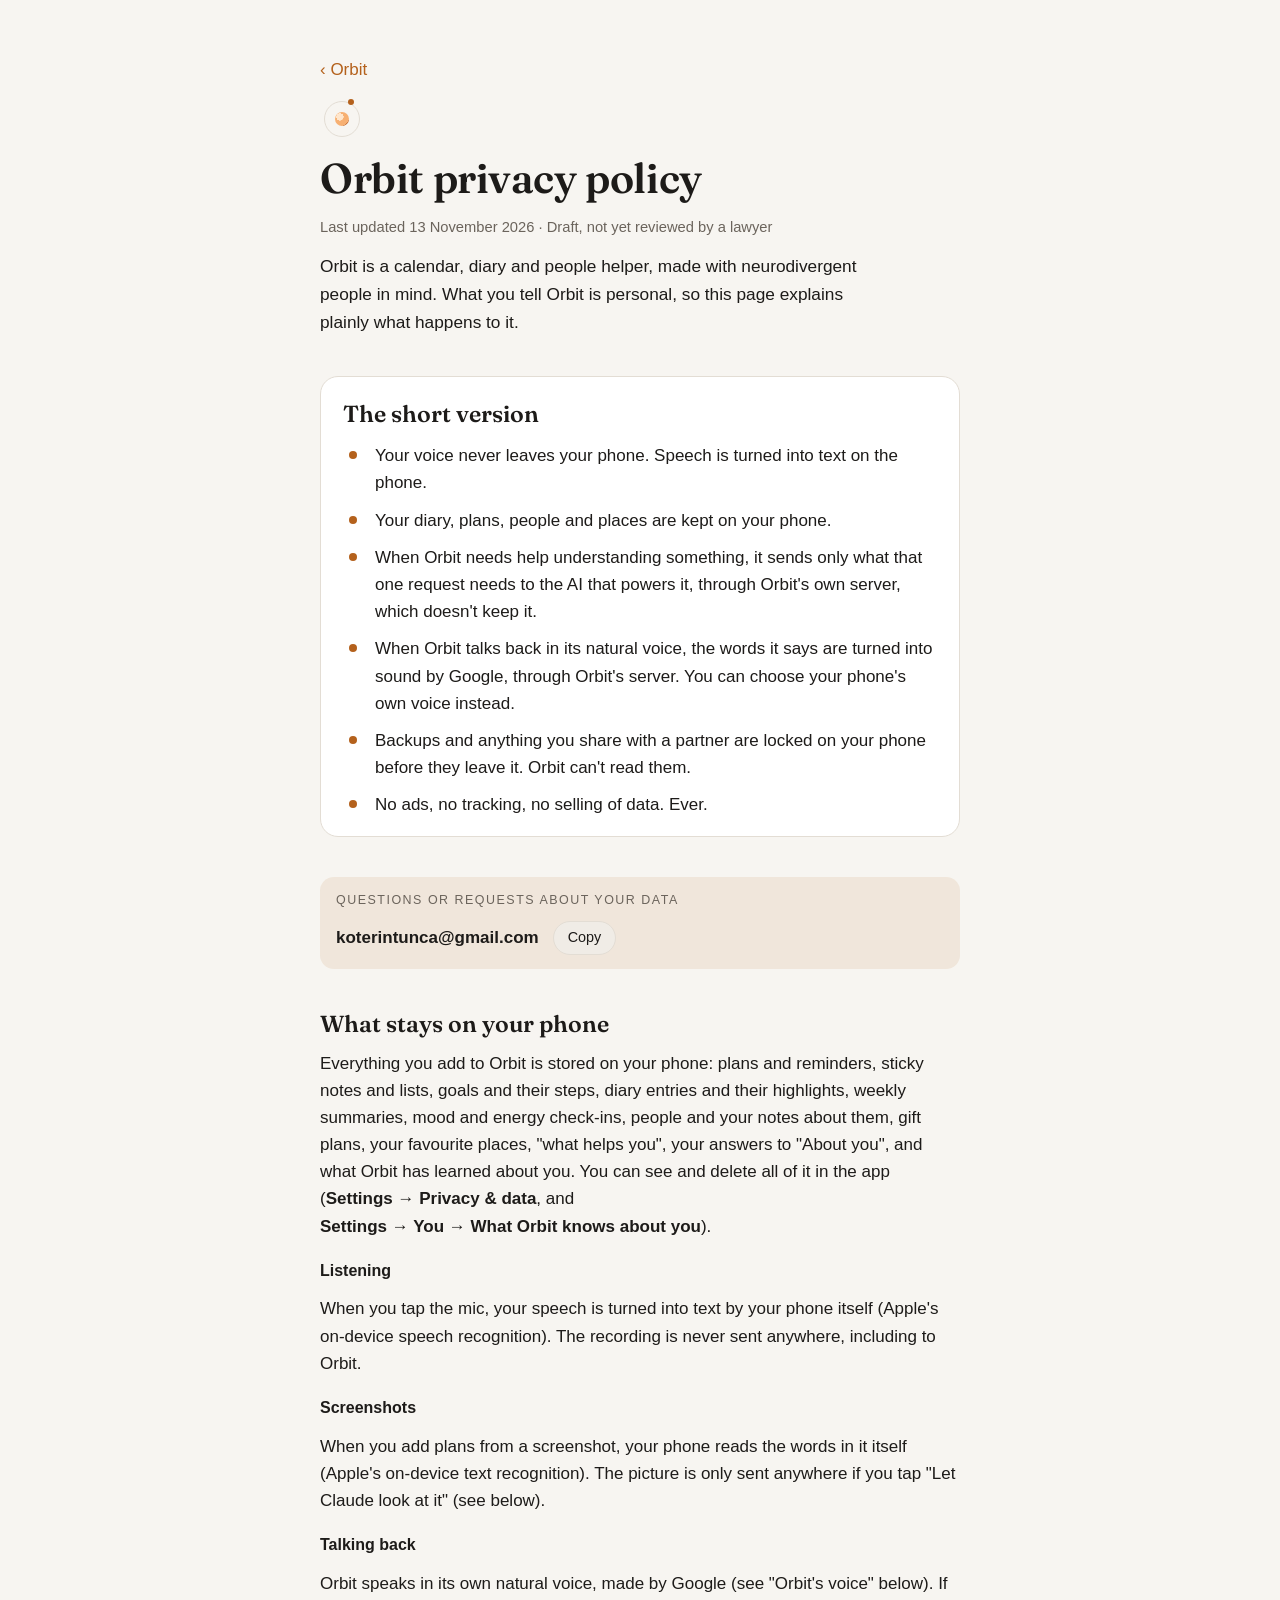
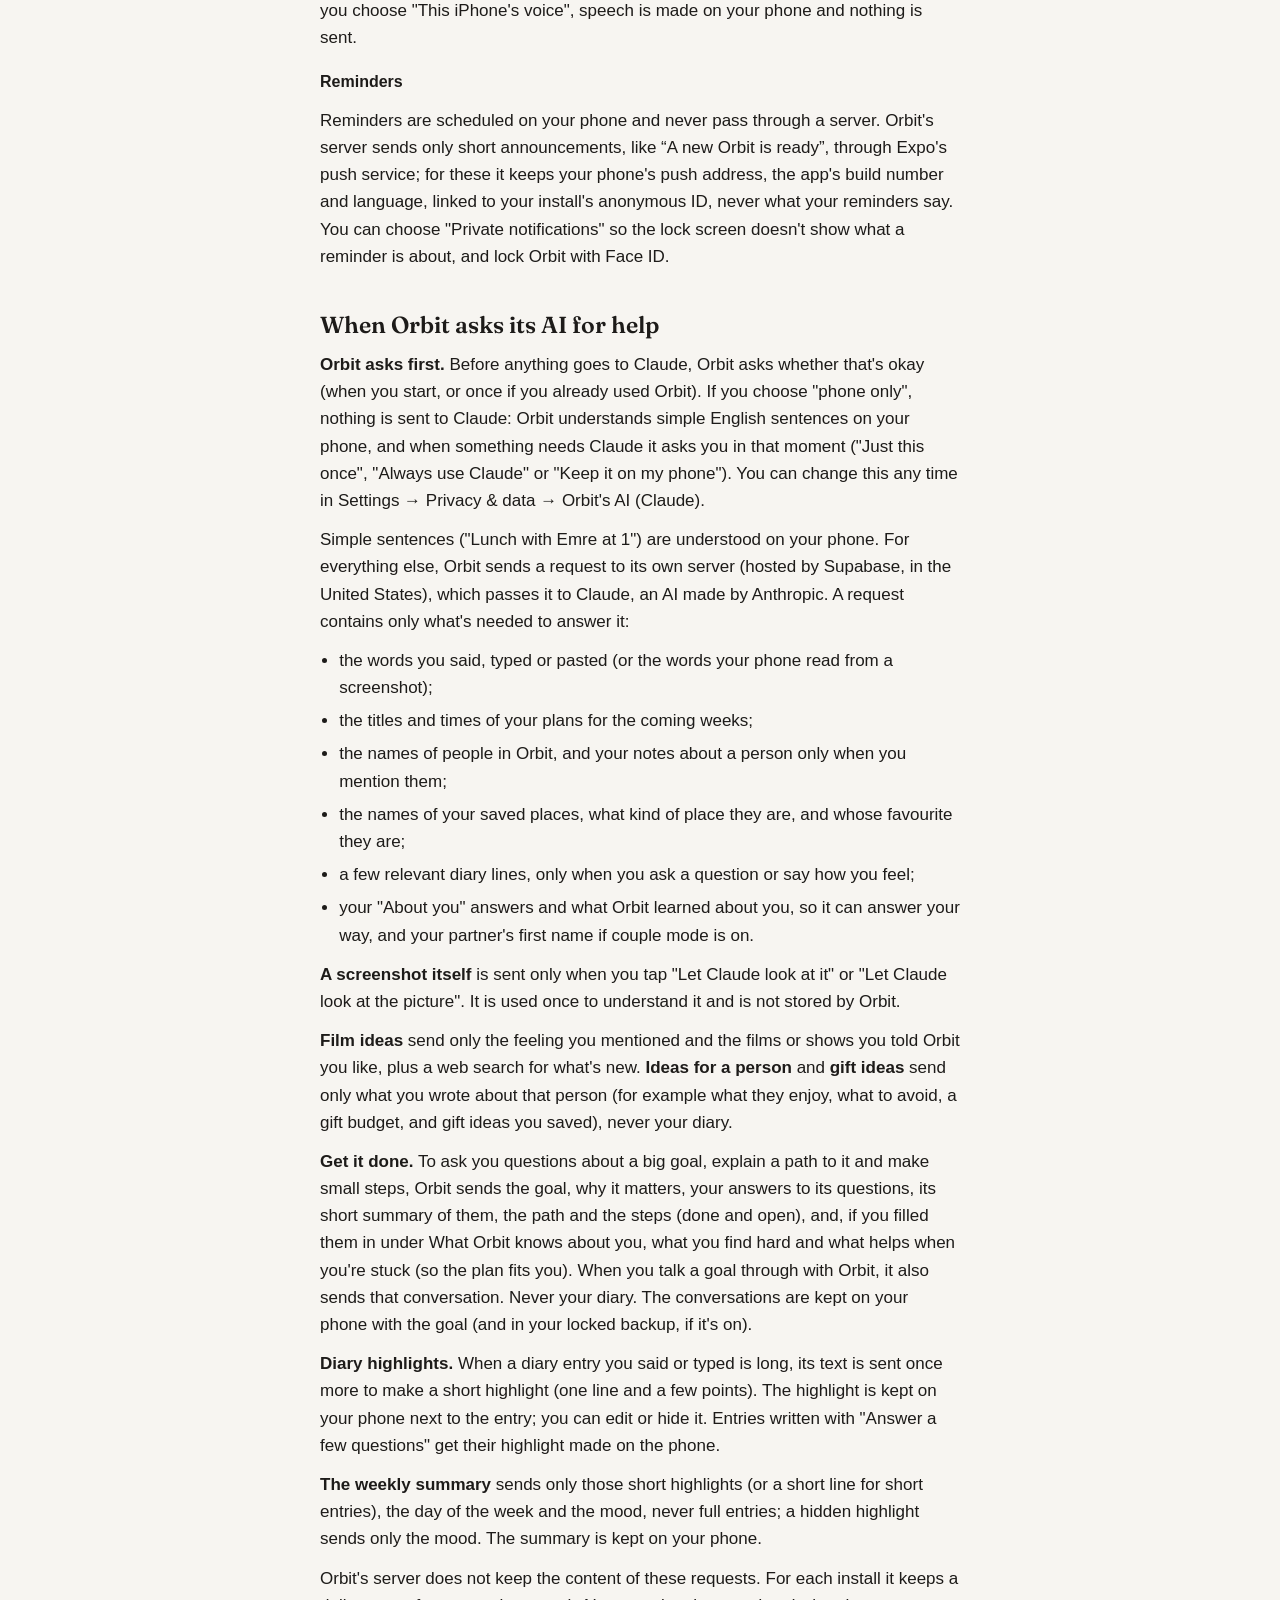
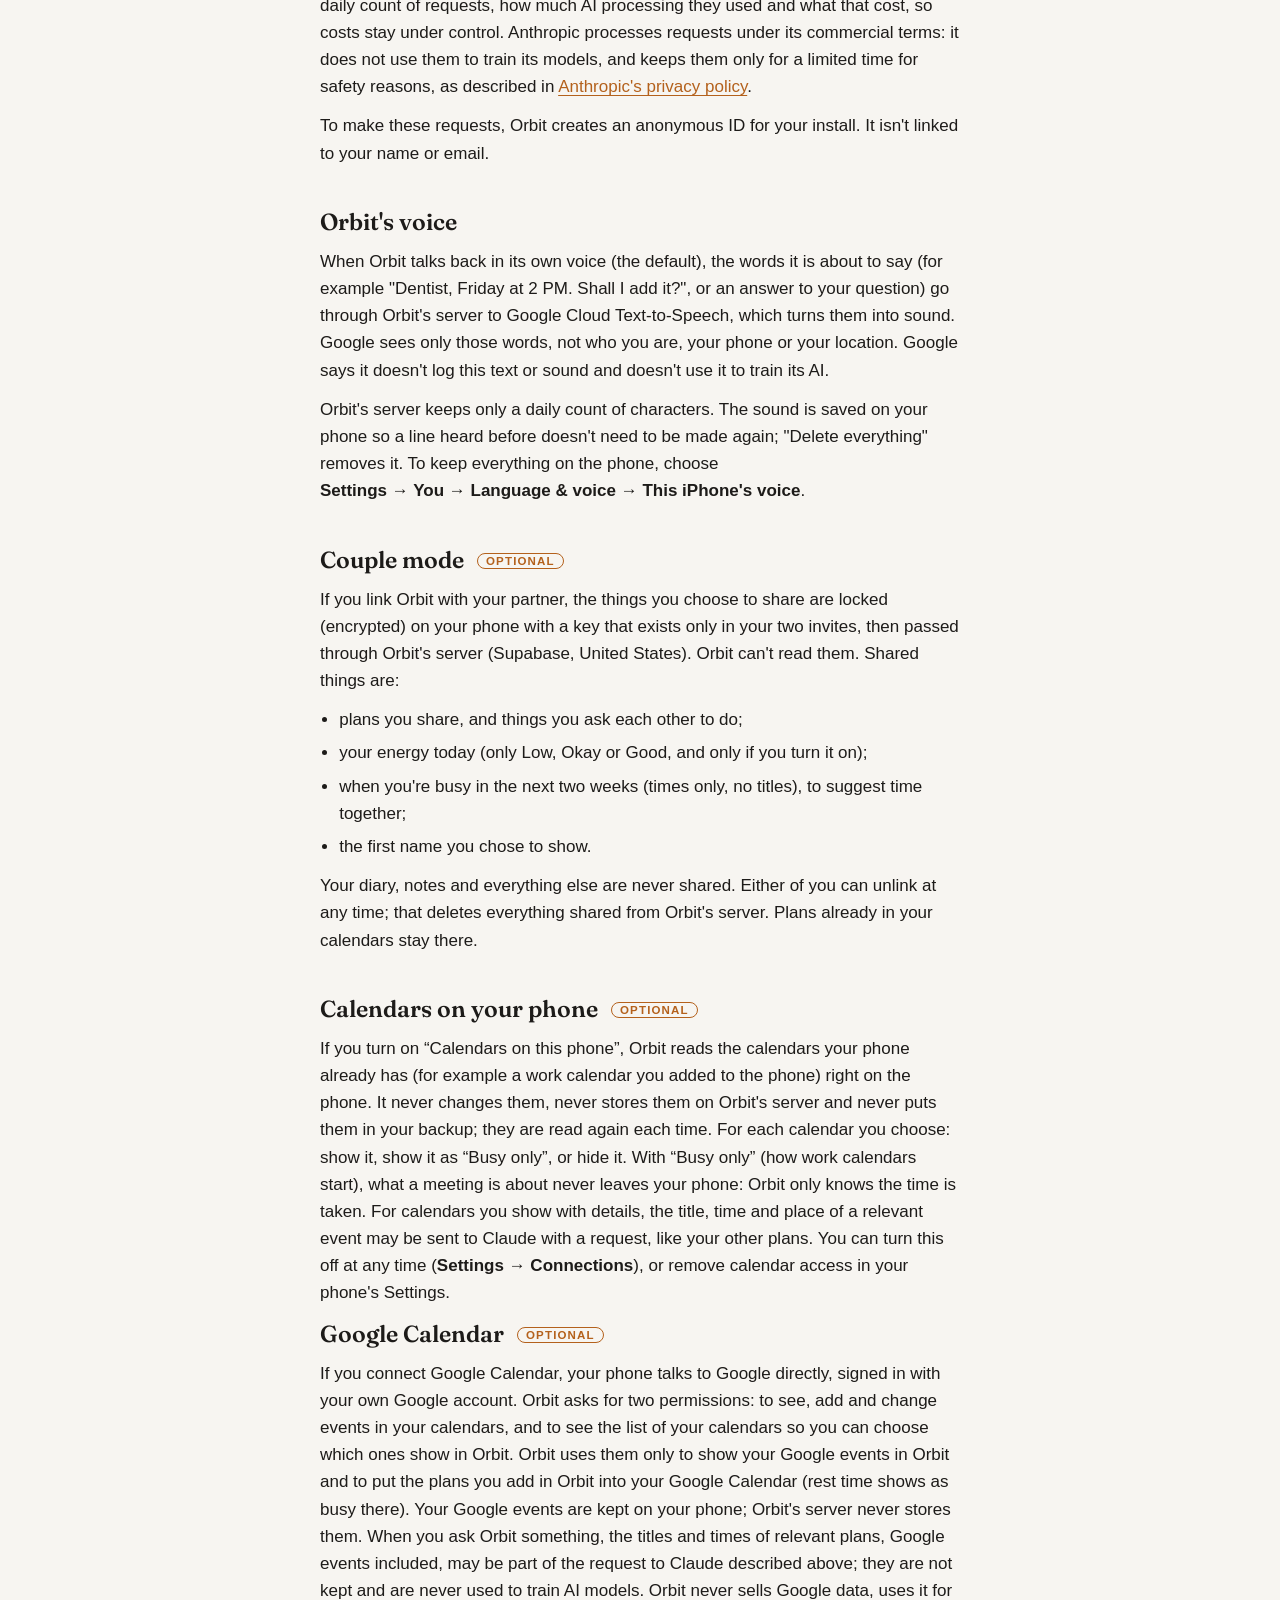
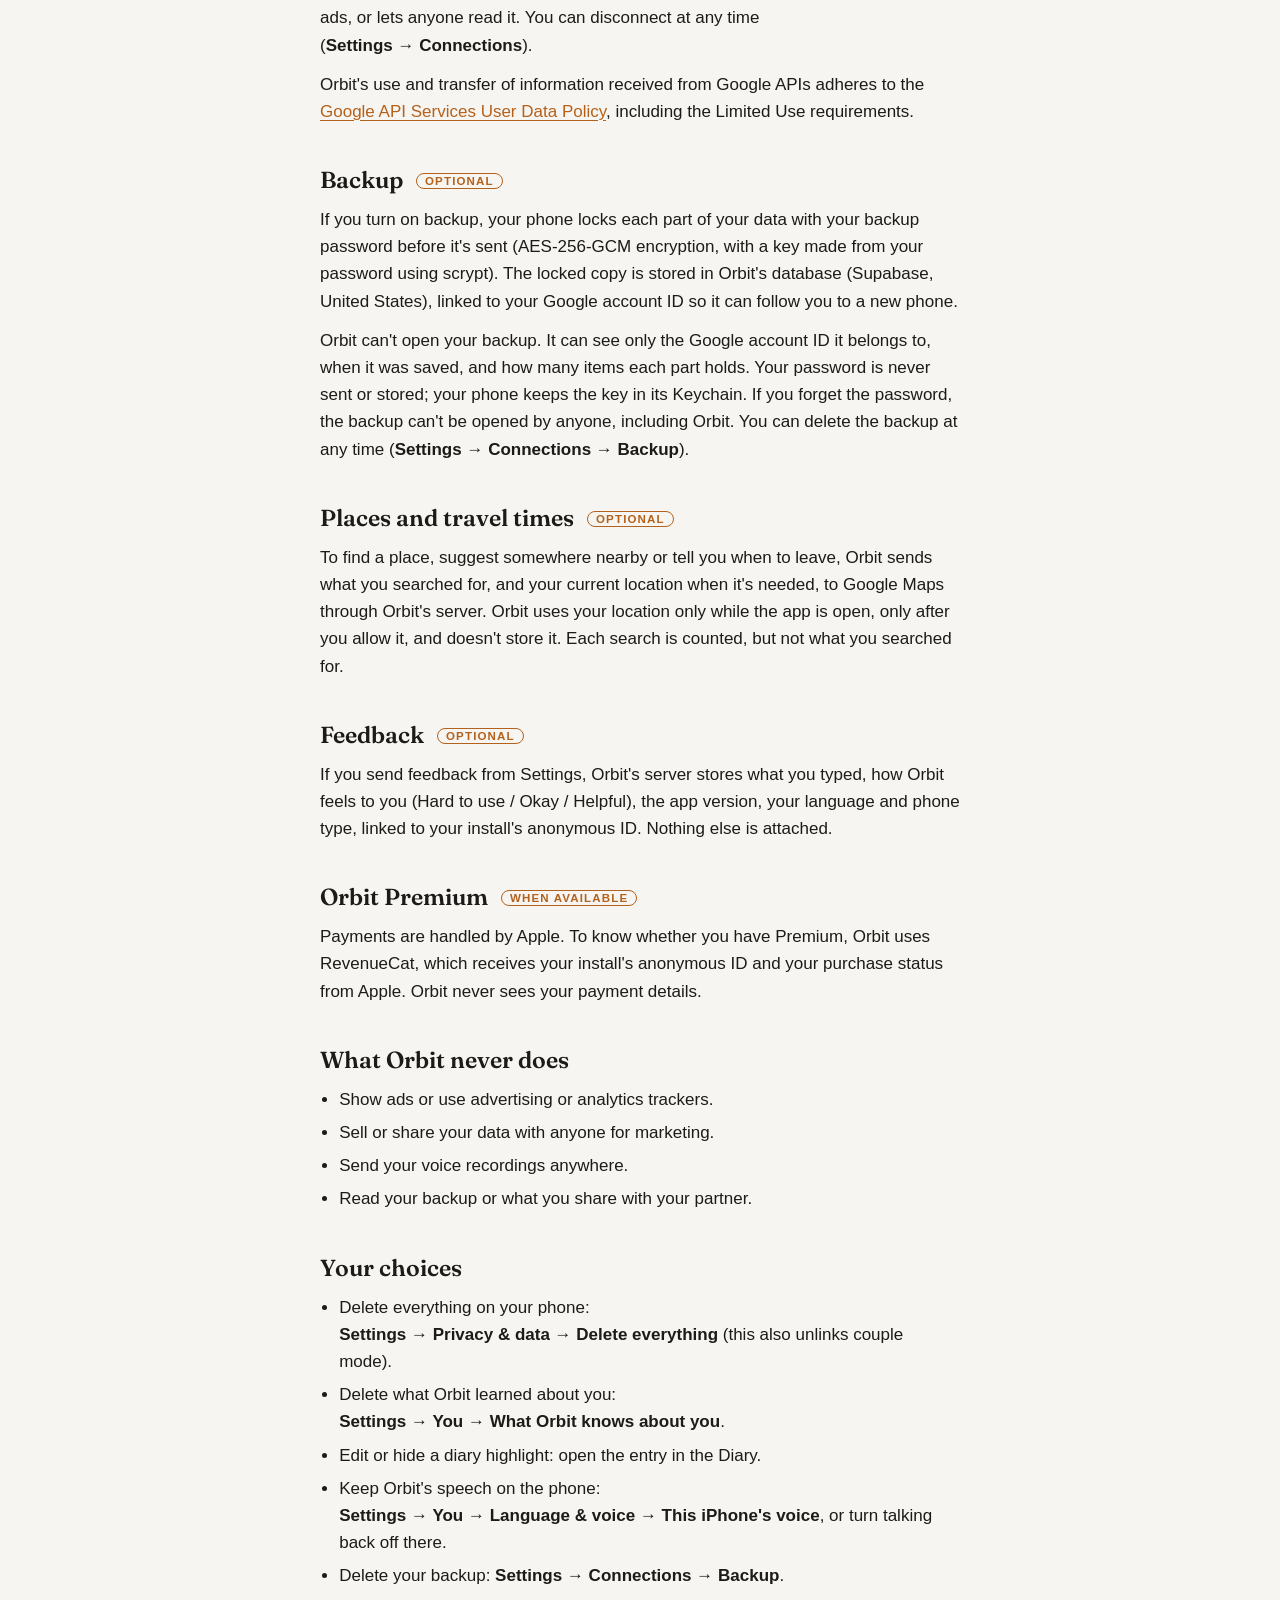
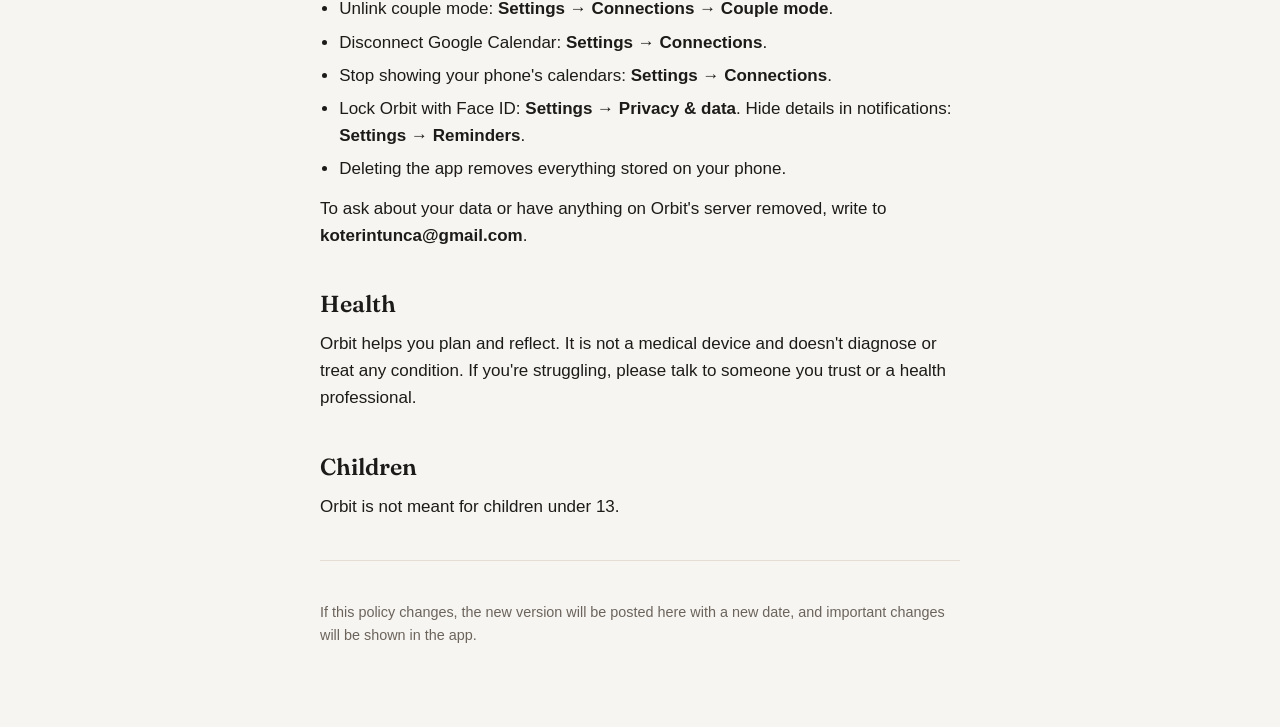
<file: privacy/index.html>
<!doctype html>
<html lang="en">
<head>
<meta charset="utf-8">
<meta name="viewport" content="width=device-width, initial-scale=1, viewport-fit=cover">
<meta name="description" content="How Orbit handles your plans, diary and voice: what stays on your phone, and what leaves it.">
<link rel="icon" href="/img/icon.png">
<title>Orbit Privacy Policy</title>
<link rel="preconnect" href="https://fonts.googleapis.com">
<link rel="preconnect" href="https://fonts.gstatic.com" crossorigin>
<link rel="stylesheet" href="https://fonts.googleapis.com/css2?family=Fraunces:opsz,wght@9..144,600&display=swap">
<style>
  /* Layout: one calm reading column, like Orbit's own screens: a short "at a glance" panel, then plain sections. Dark-first, matching the app. */
  :root {
    --bg: #121214;
    --surface: #1a1a1e;
    --raised: #232328;
    --line: #2c2c32;
    --fg: #f4f1ec;
    --muted: #a6a098;
    --accent: #f5a15b;
    --accent-soft: rgba(245, 161, 91, 0.13);
    --display: "Fraunces", Georgia, "Times New Roman", serif;
    --body: -apple-system, BlinkMacSystemFont, "Segoe UI", Roboto, "Helvetica Neue", Arial, sans-serif;
    color-scheme: dark;
  }
  @media (prefers-color-scheme: light) {
    :root:not([data-theme="dark"]) {
      --bg: #f7f5f1; --surface: #ffffff; --raised: #f0ece6; --line: #e3ddd4;
      --fg: #1d1b19; --muted: #6b645c; --accent: #b4611c; --accent-soft: rgba(180, 97, 28, 0.10);
      color-scheme: light;
    }
  }
  :root[data-theme="light"] {
    --bg: #f7f5f1; --surface: #ffffff; --raised: #f0ece6; --line: #e3ddd4;
    --fg: #1d1b19; --muted: #6b645c; --accent: #b4611c; --accent-soft: rgba(180, 97, 28, 0.10);
    color-scheme: light;
  }

  body { background: var(--bg); color: var(--fg); font-family: var(--body); font-size: 17px; line-height: 1.6; }
  .page { max-width: 40rem; margin: 0 auto; padding-inline: 20px; padding-block: 48px 72px; display: flex; flex-direction: column; gap: 40px; }

  header { display: flex; flex-direction: column; gap: 14px; }
  .mark { width: 44px; height: 44px; position: relative; }
  .mark .ring { position: absolute; inset: 4px; border: 1.5px solid var(--line); border-radius: 50%; }
  .mark .moon { position: absolute; inset: 15px; border-radius: 50%; background: radial-gradient(circle at 35% 35%, #ffe6cc 0 28%, #f7b072 29% 70%, #c9743a 71%); }
  .mark .planet { position: absolute; top: 2px; left: 28px; width: 6px; height: 6px; border-radius: 50%; background: var(--accent); }
  h1 { font-family: var(--display); font-weight: 600; font-size: clamp(2rem, 6vw, 2.6rem); line-height: 1.12; letter-spacing: -0.01em; margin: 0; text-wrap: balance; }
  .meta { color: var(--muted); font-size: 0.92rem; margin: 0; }
  .lede { margin: 0; font-size: 1.08rem; max-width: 36rem; }

  .glance { background: var(--surface); border: 1px solid var(--line); border-radius: 18px; padding: 22px 22px 18px; display: flex; flex-direction: column; gap: 10px; }
  .glance h2 { margin: 0 0 4px; }
  .glance ul { margin: 0; padding: 0; list-style: none; display: flex; flex-direction: column; gap: 10px; }
  .glance li { display: grid; grid-template-columns: 22px 1fr; gap: 10px; align-items: start; }
  .glance li::before { content: ""; width: 8px; height: 8px; margin: 9px 0 0 6px; border-radius: 50%; background: var(--accent); }

  .contact { display: flex; flex-wrap: wrap; align-items: center; gap: 10px 14px; background: var(--accent-soft); border-radius: 14px; padding: 14px 16px; }
  .contact .label { font-size: 0.78rem; letter-spacing: 0.12em; text-transform: uppercase; color: var(--muted); width: 100%; }
  .contact .email { font-weight: 600; user-select: all; word-break: break-all; min-width: 0; }
  .copy { font: inherit; font-size: 0.9rem; color: var(--fg); background: var(--raised); border: 1px solid var(--line); border-radius: 999px; padding: 4px 14px; cursor: pointer; }
  .copy:focus-visible, a:focus-visible { outline: 2px solid var(--accent); outline-offset: 2px; }

  section { display: flex; flex-direction: column; gap: 12px; }
  h2 { font-family: var(--display); font-weight: 600; font-size: 1.45rem; line-height: 1.25; margin: 0; text-wrap: balance; }
  h3 { font-size: 1rem; margin: 6px 0 0; }
  p { margin: 0; }
  section ul { margin: 0; padding-left: 1.2rem; display: flex; flex-direction: column; gap: 6px; }
  .opt { font-family: var(--body); font-size: 0.72rem; font-weight: 600; letter-spacing: 0.1em; text-transform: uppercase; color: var(--accent); border: 1px solid currentColor; border-radius: 999px; padding: 1px 8px; vertical-align: 0.25em; margin-left: 8px; white-space: nowrap; }
  .path { font-weight: 600; white-space: nowrap; }
  a { color: var(--accent); text-underline-offset: 3px; }
  hr { border: 0; border-top: 1px solid var(--line); margin: 0; }
  footer { color: var(--muted); font-size: 0.9rem; }
</style>

</head>
<body>
<div class="page">
  <header>
    <p style="margin:0"><a href="/" style="text-decoration:none">‹ Orbit</a></p>
    
    <div class="mark" aria-hidden="true"><span class="ring"></span><span class="moon"></span><span class="planet"></span></div>
    <h1>Orbit privacy policy</h1>
    <p class="meta">Last updated 13 November 2026 · Draft, not yet reviewed by a lawyer</p>
    <p class="lede">Orbit is a calendar, diary and people helper, made with neurodivergent people in mind. What you tell Orbit is personal, so this page explains plainly what happens to it.</p>
  </header>

  <div class="glance">
    <h2>The short version</h2>
    <ul>
      <li>Your voice never leaves your phone. Speech is turned into text on the phone.</li>
      <li>Your diary, plans, people and places are kept on your phone.</li>
      <li>When Orbit needs help understanding something, it sends only what that one request needs to the AI that powers it, through Orbit's own server, which doesn't keep it.</li>
      <li>When Orbit talks back in its natural voice, the words it says are turned into sound by Google, through Orbit's server. You can choose your phone's own voice instead.</li>
      <li>Backups and anything you share with a partner are locked on your phone before they leave it. Orbit can't read them.</li>
      <li>No ads, no tracking, no selling of data. Ever.</li>
    </ul>
  </div>

  <div class="contact">
    <span class="label">Questions or requests about your data</span>
    <span class="email" id="email">koterintunca@gmail.com</span>
    <button class="copy" id="copy" type="button">Copy</button>
  </div>

  <section>
    <h2>What stays on your phone</h2>
    <p>Everything you add to Orbit is stored on your phone: plans and reminders, sticky notes and lists, goals and their steps, diary entries and their highlights, weekly summaries, mood and energy check-ins, people and your notes about them, gift plans, your favourite places, "what helps you", your answers to "About you", and what Orbit has learned about you. You can see and delete all of it in the app (<span class="path">Settings → Privacy &amp; data</span>, and <span class="path">Settings → You → What Orbit knows about you</span>).</p>
    <h3>Listening</h3>
    <p>When you tap the mic, your speech is turned into text by your phone itself (Apple's on-device speech recognition). The recording is never sent anywhere, including to Orbit.</p>
    <h3>Screenshots</h3>
    <p>When you add plans from a screenshot, your phone reads the words in it itself (Apple's on-device text recognition). The picture is only sent anywhere if you tap "Let Claude look at it" (see below).</p>
    <h3>Talking back</h3>
    <p>Orbit speaks in its own natural voice, made by Google (see "Orbit's voice" below). If you choose "This iPhone's voice", speech is made on your phone and nothing is sent.</p>
    <h3>Reminders</h3>
    <p>Reminders are scheduled on your phone and never pass through a server. Orbit's server sends only short announcements, like “A new Orbit is ready”, through Expo's push service; for these it keeps your phone's push address, the app's build number and language, linked to your install's anonymous ID, never what your reminders say. You can choose "Private notifications" so the lock screen doesn't show what a reminder is about, and lock Orbit with Face ID.</p>
  </section>

  <section>
    <h2>When Orbit asks its AI for help</h2>
    <p><strong>Orbit asks first.</strong> Before anything goes to Claude, Orbit asks whether that's okay (when you start, or once if you already used Orbit). If you choose "phone only", nothing is sent to Claude: Orbit understands simple English sentences on your phone, and when something needs Claude it asks you in that moment ("Just this once", "Always use Claude" or "Keep it on my phone"). You can change this any time in Settings → Privacy &amp; data → Orbit's AI (Claude).</p>
    <p>Simple sentences ("Lunch with Emre at 1") are understood on your phone. For everything else, Orbit sends a request to its own server (hosted by Supabase, in the United States), which passes it to Claude, an AI made by Anthropic. A request contains only what's needed to answer it:</p>
    <ul>
      <li>the words you said, typed or pasted (or the words your phone read from a screenshot);</li>
      <li>the titles and times of your plans for the coming weeks;</li>
      <li>the names of people in Orbit, and your notes about a person only when you mention them;</li>
      <li>the names of your saved places, what kind of place they are, and whose favourite they are;</li>
      <li>a few relevant diary lines, only when you ask a question or say how you feel;</li>
      <li>your "About you" answers and what Orbit learned about you, so it can answer your way, and your partner's first name if couple mode is on.</li>
    </ul>
    <p><strong>A screenshot itself</strong> is sent only when you tap "Let Claude look at it" or "Let Claude look at the picture". It is used once to understand it and is not stored by Orbit.</p>
    <p><strong>Film ideas</strong> send only the feeling you mentioned and the films or shows you told Orbit you like, plus a web search for what's new. <strong>Ideas for a person</strong> and <strong>gift ideas</strong> send only what you wrote about that person (for example what they enjoy, what to avoid, a gift budget, and gift ideas you saved), never your diary.</p>
    <p><strong>Get it done.</strong> To ask you questions about a big goal, explain a path to it and make small steps, Orbit sends the goal, why it matters, your answers to its questions, its short summary of them, the path and the steps (done and open), and, if you filled them in under What Orbit knows about you, what you find hard and what helps when you're stuck (so the plan fits you). When you talk a goal through with Orbit, it also sends that conversation. Never your diary. The conversations are kept on your phone with the goal (and in your locked backup, if it's on).</p>
    <p><strong>Diary highlights.</strong> When a diary entry you said or typed is long, its text is sent once more to make a short highlight (one line and a few points). The highlight is kept on your phone next to the entry; you can edit or hide it. Entries written with "Answer a few questions" get their highlight made on the phone.</p>
    <p><strong>The weekly summary</strong> sends only those short highlights (or a short line for short entries), the day of the week and the mood, never full entries; a hidden highlight sends only the mood. The summary is kept on your phone.</p>
    <p>Orbit's server does not keep the content of these requests. For each install it keeps a daily count of requests, how much AI processing they used and what that cost, so costs stay under control. Anthropic processes requests under its commercial terms: it does not use them to train its models, and keeps them only for a limited time for safety reasons, as described in <a href="https://www.anthropic.com/legal/privacy" rel="noopener">Anthropic's privacy policy</a>.</p>
    <p>To make these requests, Orbit creates an anonymous ID for your install. It isn't linked to your name or email.</p>
  </section>

  <section>
    <h2>Orbit's voice</h2>
    <p>When Orbit talks back in its own voice (the default), the words it is about to say (for example "Dentist, Friday at 2 PM. Shall I add it?", or an answer to your question) go through Orbit's server to Google Cloud Text-to-Speech, which turns them into sound. Google sees only those words, not who you are, your phone or your location. Google says it doesn't log this text or sound and doesn't use it to train its AI.</p>
    <p>Orbit's server keeps only a daily count of characters. The sound is saved on your phone so a line heard before doesn't need to be made again; "Delete everything" removes it. To keep everything on the phone, choose <span class="path">Settings → You → Language &amp; voice → This iPhone's voice</span>.</p>
  </section>

  <section>
    <h2>Couple mode <span class="opt">Optional</span></h2>
    <p>If you link Orbit with your partner, the things you choose to share are locked (encrypted) on your phone with a key that exists only in your two invites, then passed through Orbit's server (Supabase, United States). Orbit can't read them. Shared things are:</p>
    <ul>
      <li>plans you share, and things you ask each other to do;</li>
      <li>your energy today (only Low, Okay or Good, and only if you turn it on);</li>
      <li>when you're busy in the next two weeks (times only, no titles), to suggest time together;</li>
      <li>the first name you chose to show.</li>
    </ul>
    <p>Your diary, notes and everything else are never shared. Either of you can unlink at any time; that deletes everything shared from Orbit's server. Plans already in your calendars stay there.</p>
  </section>

  <section>
    <h2>Calendars on your phone <span class="opt">Optional</span></h2>
    <p>If you turn on “Calendars on this phone”, Orbit reads the calendars your phone already has (for example a work calendar you added to the phone) right on the phone. It never changes them, never stores them on Orbit's server and never puts them in your backup; they are read again each time. For each calendar you choose: show it, show it as “Busy only”, or hide it. With “Busy only” (how work calendars start), what a meeting is about never leaves your phone: Orbit only knows the time is taken. For calendars you show with details, the title, time and place of a relevant event may be sent to Claude with a request, like your other plans. You can turn this off at any time (<span class="path">Settings → Connections</span>), or remove calendar access in your phone's Settings.</p>

    <h2>Google Calendar <span class="opt">Optional</span></h2>
    <p>If you connect Google Calendar, your phone talks to Google directly, signed in with your own Google account. Orbit asks for two permissions: to see, add and change events in your calendars, and to see the list of your calendars so you can choose which ones show in Orbit. Orbit uses them only to show your Google events in Orbit and to put the plans you add in Orbit into your Google Calendar (rest time shows as busy there). Your Google events are kept on your phone; Orbit's server never stores them. When you ask Orbit something, the titles and times of relevant plans, Google events included, may be part of the request to Claude described above; they are not kept and are never used to train AI models. Orbit never sells Google data, uses it for ads, or lets anyone read it. You can disconnect at any time (<span class="path">Settings → Connections</span>).</p>
    <p>Orbit's use and transfer of information received from Google APIs adheres to the <a href="https://developers.google.com/terms/api-services-user-data-policy" rel="noopener">Google API Services User Data Policy</a>, including the Limited Use requirements.</p>
  </section>

  <section>
    <h2>Backup <span class="opt">Optional</span></h2>
    <p>If you turn on backup, your phone locks each part of your data with your backup password before it's sent (AES-256-GCM encryption, with a key made from your password using scrypt). The locked copy is stored in Orbit's database (Supabase, United States), linked to your Google account ID so it can follow you to a new phone.</p>
    <p>Orbit can't open your backup. It can see only the Google account ID it belongs to, when it was saved, and how many items each part holds. Your password is never sent or stored; your phone keeps the key in its Keychain. If you forget the password, the backup can't be opened by anyone, including Orbit. You can delete the backup at any time (<span class="path">Settings → Connections → Backup</span>).</p>
  </section>

  <section>
    <h2>Places and travel times <span class="opt">Optional</span></h2>
    <p>To find a place, suggest somewhere nearby or tell you when to leave, Orbit sends what you searched for, and your current location when it's needed, to Google Maps through Orbit's server. Orbit uses your location only while the app is open, only after you allow it, and doesn't store it. Each search is counted, but not what you searched for.</p>
  </section>

  <section>
    <h2>Feedback <span class="opt">Optional</span></h2>
    <p>If you send feedback from Settings, Orbit's server stores what you typed, how Orbit feels to you (Hard to use / Okay / Helpful), the app version, your language and phone type, linked to your install's anonymous ID. Nothing else is attached.</p>
  </section>

  <section>
    <h2>Orbit Premium <span class="opt">When available</span></h2>
    <p>Payments are handled by Apple. To know whether you have Premium, Orbit uses RevenueCat, which receives your install's anonymous ID and your purchase status from Apple. Orbit never sees your payment details.</p>
  </section>

  <section>
    <h2>What Orbit never does</h2>
    <ul>
      <li>Show ads or use advertising or analytics trackers.</li>
      <li>Sell or share your data with anyone for marketing.</li>
      <li>Send your voice recordings anywhere.</li>
      <li>Read your backup or what you share with your partner.</li>
    </ul>
  </section>

  <section>
    <h2>Your choices</h2>
    <ul>
      <li>Delete everything on your phone: <span class="path">Settings → Privacy &amp; data → Delete everything</span> (this also unlinks couple mode).</li>
      <li>Delete what Orbit learned about you: <span class="path">Settings → You → What Orbit knows about you</span>.</li>
      <li>Edit or hide a diary highlight: open the entry in the Diary.</li>
      <li>Keep Orbit's speech on the phone: <span class="path">Settings → You → Language &amp; voice → This iPhone's voice</span>, or turn talking back off there.</li>
      <li>Delete your backup: <span class="path">Settings → Connections → Backup</span>.</li>
      <li>Unlink couple mode: <span class="path">Settings → Connections → Couple mode</span>.</li>
      <li>Disconnect Google Calendar: <span class="path">Settings → Connections</span>.</li>
      <li>Stop showing your phone's calendars: <span class="path">Settings → Connections</span>.</li>
      <li>Lock Orbit with Face ID: <span class="path">Settings → Privacy &amp; data</span>. Hide details in notifications: <span class="path">Settings → Reminders</span>.</li>
      <li>Deleting the app removes everything stored on your phone.</li>
    </ul>
    <p>To ask about your data or have anything on Orbit's server removed, write to <strong>koterintunca@gmail.com</strong>.</p>
  </section>

  <section>
    <h2>Health</h2>
    <p>Orbit helps you plan and reflect. It is not a medical device and doesn't diagnose or treat any condition. If you're struggling, please talk to someone you trust or a health professional.</p>
  </section>

  <section>
    <h2>Children</h2>
    <p>Orbit is not meant for children under 13.</p>
  </section>

  <hr>
  <footer>If this policy changes, the new version will be posted here with a new date, and important changes will be shown in the app.</footer>
</div>

<script>
  const btn = document.getElementById('copy');
  btn.addEventListener('click', async () => {
    const text = document.getElementById('email').textContent.trim();
    try {
      await navigator.clipboard.writeText(text);
      btn.textContent = 'Copied';
    } catch {
      const range = document.createRange();
      range.selectNodeContents(document.getElementById('email'));
      const sel = window.getSelection();
      sel.removeAllRanges();
      sel.addRange(range);
      btn.textContent = 'Selected, press copy';
    }
    setTimeout(() => (btn.textContent = 'Copy'), 2000);
  });
</script>

</body>
</html>
</file>
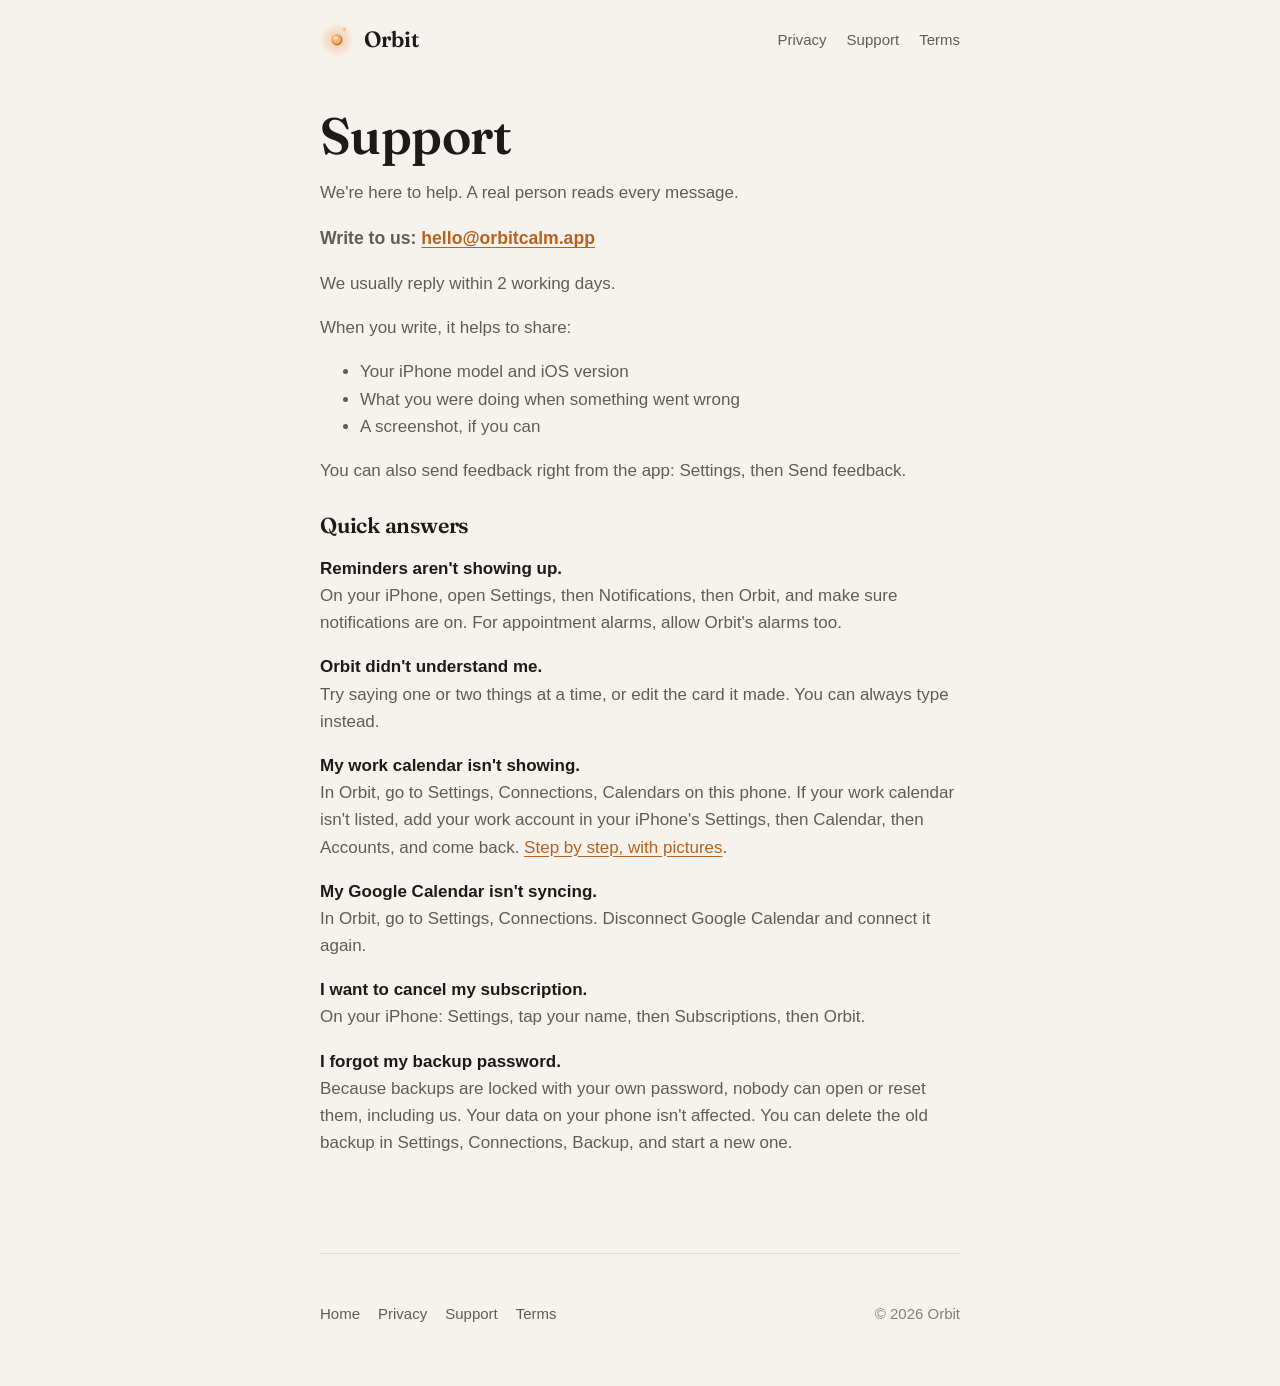
<file: support/index.html>
<!doctype html>
<html lang="en">
<head>
<meta charset="utf-8">
<meta name="viewport" content="width=device-width, initial-scale=1, viewport-fit=cover">
<title>Support · Orbit</title>
<meta name="description" content="Help with Orbit: quick answers and how to reach a real person.">
<meta name="theme-color" content="#F6F3EE" media="(prefers-color-scheme: light)">
<meta name="theme-color" content="#121214" media="(prefers-color-scheme: dark)">
<link rel="icon" href="/img/icon.png">
<link rel="preconnect" href="https://fonts.googleapis.com">
<link rel="preconnect" href="https://fonts.gstatic.com" crossorigin>
<link rel="stylesheet" href="https://fonts.googleapis.com/css2?family=Fraunces:opsz,wght@9..144,600&display=swap">
<link rel="stylesheet" href="/styles.css">
</head>
<body>
<div class="narrow">
  <header class="top">
    <a class="brand" href="/"><img src="/img/mark.svg" alt="">Orbit</a>
    <nav><a href="/privacy/">Privacy</a><a href="/support/">Support</a><a href="/terms/">Terms</a></nav>
  </header>
  <main class="page">
    <h1>Support</h1>
    <p>We're here to help. A real person reads every message.</p>
    <p class="mail">Write to us: <a href="mailto:hello@orbitcalm.app">hello@orbitcalm.app</a></p>
    <p>We usually reply within 2 working days.</p>
    <p>When you write, it helps to share:</p>
    <ul>
      <li>Your iPhone model and iOS version</li>
      <li>What you were doing when something went wrong</li>
      <li>A screenshot, if you can</li>
    </ul>
    <p>You can also send feedback right from the app: Settings, then Send feedback.</p>

    <h2>Quick answers</h2>
    <p><strong>Reminders aren't showing up.</strong><br>On your iPhone, open Settings, then Notifications, then Orbit, and make sure notifications are on. For appointment alarms, allow Orbit's alarms too.</p>
    <p><strong>Orbit didn't understand me.</strong><br>Try saying one or two things at a time, or edit the card it made. You can always type instead.</p>
    <p><strong>My work calendar isn't showing.</strong><br>In Orbit, go to Settings, Connections, Calendars on this phone. If your work calendar isn't listed, add your work account in your iPhone's Settings, then Calendar, then Accounts, and come back. <a href="/calendars/">Step by step, with pictures</a>.</p>
    <p><strong>My Google Calendar isn't syncing.</strong><br>In Orbit, go to Settings, Connections. Disconnect Google Calendar and connect it again.</p>
    <p><strong>I want to cancel my subscription.</strong><br>On your iPhone: Settings, tap your name, then Subscriptions, then Orbit.</p>
    <p><strong>I forgot my backup password.</strong><br>Because backups are locked with your own password, nobody can open or reset them, including us. Your data on your phone isn't affected. You can delete the old backup in Settings, Connections, Backup, and start a new one.</p>
  </main>
  <footer>
    <div class="row">
      <div><a href="/">Home</a><a href="/privacy/">Privacy</a><a href="/support/">Support</a><a href="/terms/">Terms</a></div>
      <div>© 2026 Orbit</div>
    </div>
  </footer>
</div>
</body>
</html>
</file>
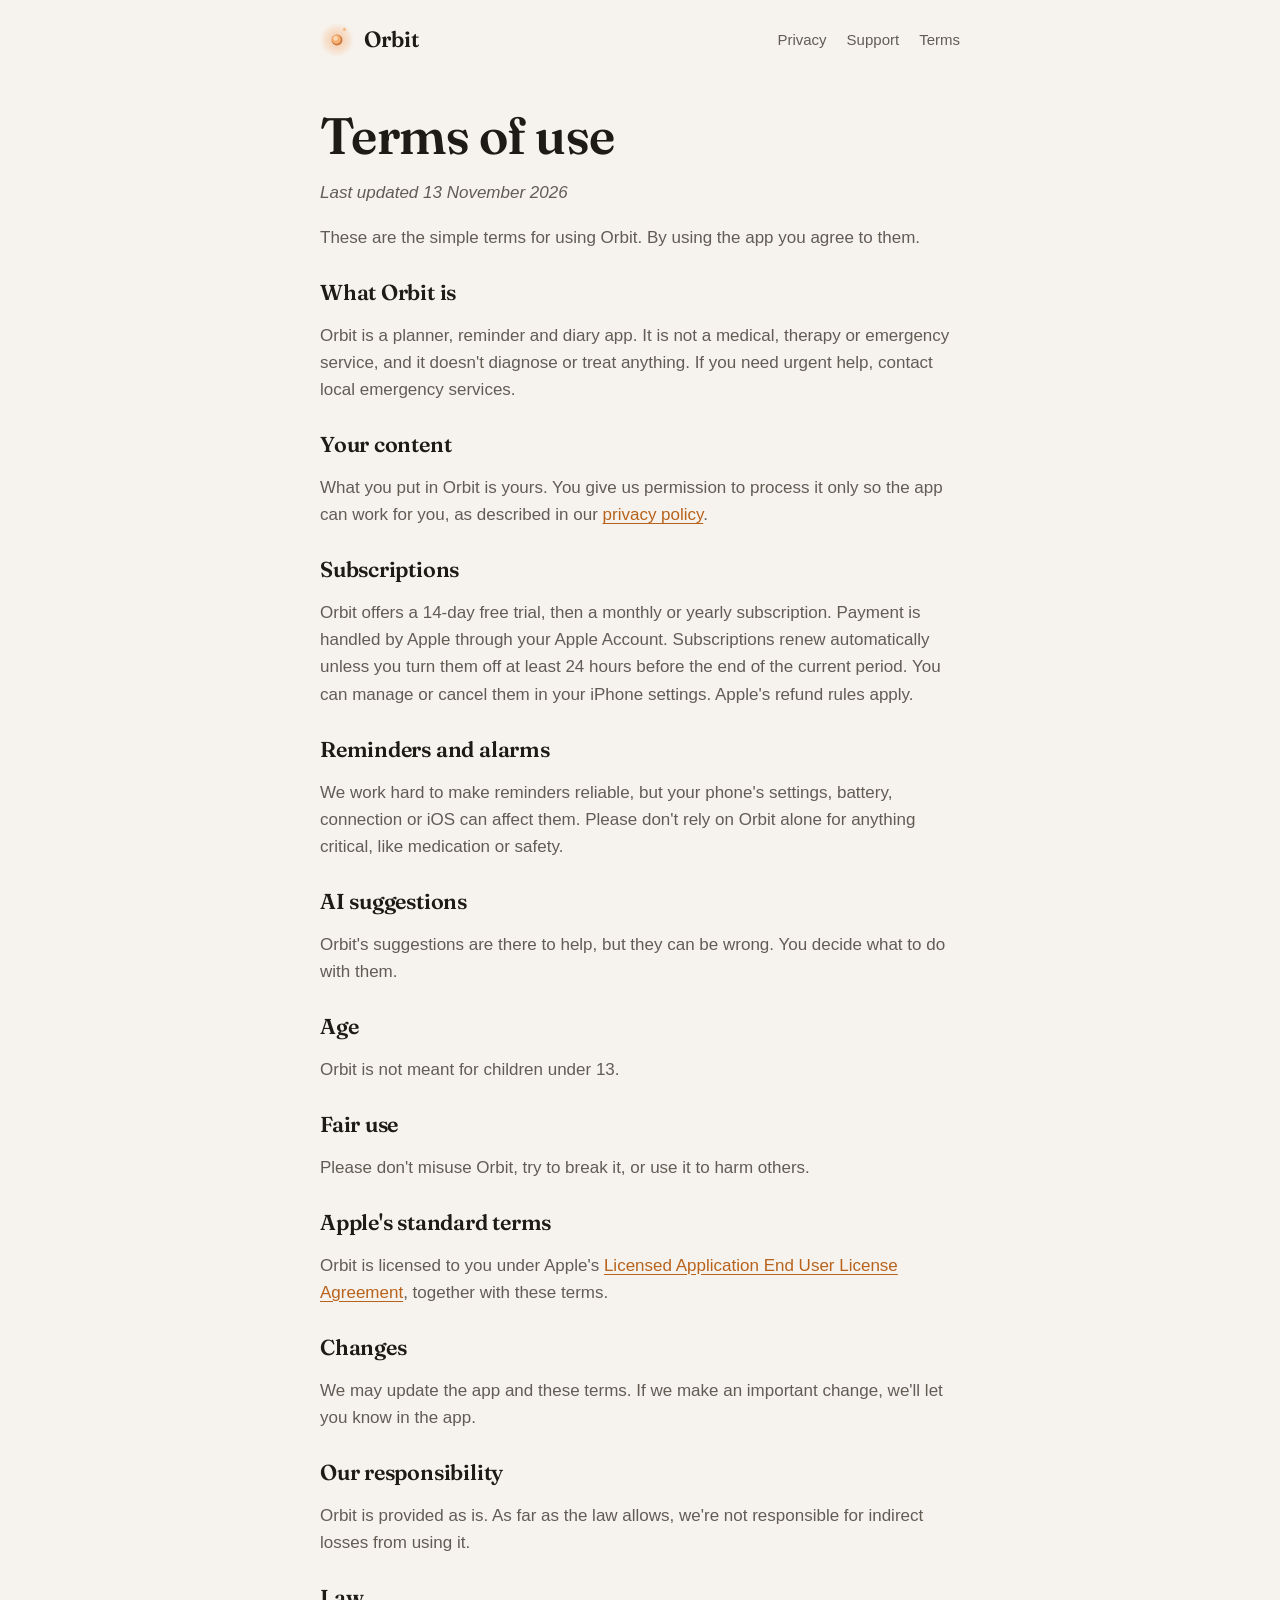
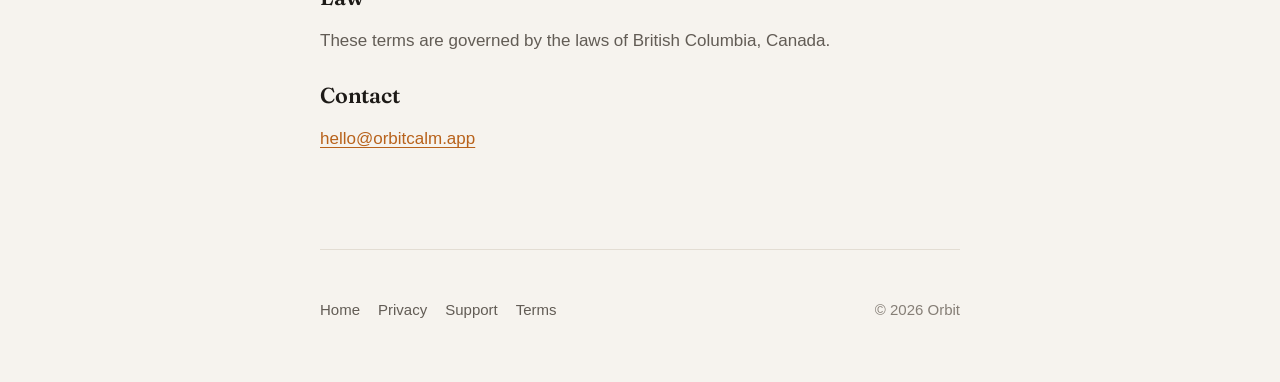
<file: terms/index.html>
<!doctype html>
<html lang="en">
<head>
<meta charset="utf-8">
<meta name="viewport" content="width=device-width, initial-scale=1, viewport-fit=cover">
<title>Terms of use · Orbit</title>
<meta name="description" content="Orbit's plain-language terms of use.">
<meta name="theme-color" content="#F6F3EE" media="(prefers-color-scheme: light)">
<meta name="theme-color" content="#121214" media="(prefers-color-scheme: dark)">
<link rel="icon" href="/img/icon.png">
<link rel="preconnect" href="https://fonts.googleapis.com">
<link rel="preconnect" href="https://fonts.gstatic.com" crossorigin>
<link rel="stylesheet" href="https://fonts.googleapis.com/css2?family=Fraunces:opsz,wght@9..144,600&display=swap">
<link rel="stylesheet" href="/styles.css">
</head>
<body>
<div class="narrow">
  <header class="top">
    <a class="brand" href="/"><img src="/img/mark.svg" alt="">Orbit</a>
    <nav><a href="/privacy/">Privacy</a><a href="/support/">Support</a><a href="/terms/">Terms</a></nav>
  </header>
  <main class="page">
    <h1>Terms of use</h1>
    <p><em>Last updated 13 November 2026</em></p>
    <p>These are the simple terms for using Orbit. By using the app you agree to them.</p>
    <h2>What Orbit is</h2>
    <p>Orbit is a planner, reminder and diary app. It is not a medical, therapy or emergency service, and it doesn't diagnose or treat anything. If you need urgent help, contact local emergency services.</p>
    <h2>Your content</h2>
    <p>What you put in Orbit is yours. You give us permission to process it only so the app can work for you, as described in our <a href="/privacy/">privacy policy</a>.</p>
    <h2>Subscriptions</h2>
    <p>Orbit offers a 14-day free trial, then a monthly or yearly subscription. Payment is handled by Apple through your Apple Account. Subscriptions renew automatically unless you turn them off at least 24 hours before the end of the current period. You can manage or cancel them in your iPhone settings. Apple's refund rules apply.</p>
    <h2>Reminders and alarms</h2>
    <p>We work hard to make reminders reliable, but your phone's settings, battery, connection or iOS can affect them. Please don't rely on Orbit alone for anything critical, like medication or safety.</p>
    <h2>AI suggestions</h2>
    <p>Orbit's suggestions are there to help, but they can be wrong. You decide what to do with them.</p>
    <h2>Age</h2>
    <p>Orbit is not meant for children under 13.</p>
    <h2>Fair use</h2>
    <p>Please don't misuse Orbit, try to break it, or use it to harm others.</p>
    <h2>Apple's standard terms</h2>
    <p>Orbit is licensed to you under Apple's <a href="https://www.apple.com/legal/internet-services/itunes/dev/stdeula/">Licensed Application End User License Agreement</a>, together with these terms.</p>
    <h2>Changes</h2>
    <p>We may update the app and these terms. If we make an important change, we'll let you know in the app.</p>
    <h2>Our responsibility</h2>
    <p>Orbit is provided as is. As far as the law allows, we're not responsible for indirect losses from using it.</p>
    <h2>Law</h2>
    <p>These terms are governed by the laws of British Columbia, Canada.</p>
    <h2>Contact</h2>
    <p><a href="mailto:hello@orbitcalm.app">hello@orbitcalm.app</a></p>
  </main>
  <footer>
    <div class="row">
      <div><a href="/">Home</a><a href="/privacy/">Privacy</a><a href="/support/">Support</a><a href="/terms/">Terms</a></div>
      <div>© 2026 Orbit</div>
    </div>
  </footer>
</div>
</body>
</html>
</file>
<file: styles.css>
/* Orbit's website: the app's own look. Warm paper by day, charcoal by night
   (follows the visitor's phone/computer), one amber accent, Fraunces titles. */
:root {
  --bg: #F6F3EE;
  --surface: #FFFFFF;
  --raised: #EFEAE2;
  --line: #E3DDD3;
  --text: #1D1A17;
  --muted: #625C55;
  --faint: #857E76;
  --accent: #B8621B;
  --accent-soft: rgba(214, 125, 46, 0.12);
  --on-accent: #FFFFFF;
  --shadow: 0 18px 50px rgba(60, 40, 20, 0.12);
  --display: "Fraunces", Georgia, "Times New Roman", serif;
  --body: -apple-system, BlinkMacSystemFont, "SF Pro Text", "Segoe UI", Roboto, "Helvetica Neue", Arial, sans-serif;
  color-scheme: light;
}
@media (prefers-color-scheme: dark) {
  :root {
    --bg: #121214;
    --surface: #1A1A1E;
    --raised: #232328;
    --line: #2C2C32;
    --text: #F4F1EC;
    --muted: #A6A098;
    --faint: #7C766F;
    --accent: #F5A15B;
    --accent-soft: rgba(245, 161, 91, 0.13);
    --on-accent: #1A1208;
    --shadow: 0 18px 60px rgba(0, 0, 0, 0.45);
    color-scheme: dark;
  }
}

* { box-sizing: border-box; }
html { -webkit-text-size-adjust: 100%; scroll-behavior: smooth; }
body {
  margin: 0;
  background: var(--bg);
  color: var(--text);
  font-family: var(--body);
  font-size: 17px;
  line-height: 1.6;
}
img { max-width: 100%; height: auto; display: block; }
a { color: var(--accent); text-underline-offset: 3px; }
a:focus-visible, button:focus-visible, input:focus-visible { outline: 2px solid var(--accent); outline-offset: 3px; }

.wrap { max-width: 1080px; margin: 0 auto; padding: 0 20px; }
.narrow { max-width: 680px; margin: 0 auto; padding: 0 20px; }

/* Top bar */
.top { display: flex; align-items: center; justify-content: space-between; padding: 22px 0; }
.brand { display: flex; align-items: center; gap: 10px; text-decoration: none; color: var(--text); font-family: var(--display); font-weight: 600; font-size: 22px; }
.brand img { width: 34px; height: 34px; }
.top nav { display: flex; gap: 20px; font-size: 15px; }
.top nav a { color: var(--muted); text-decoration: none; }
.top nav a:hover { color: var(--text); }

/* Type */
h1, h2, h3 { font-family: var(--display); font-weight: 600; letter-spacing: -0.01em; text-wrap: balance; margin: 0; }
h1 { font-size: clamp(2.6rem, 7vw, 4.4rem); line-height: 1.04; }
h2 { font-size: clamp(1.9rem, 4.4vw, 2.7rem); line-height: 1.1; }
h3 { font-size: 1.3rem; line-height: 1.25; }
.lead { font-size: clamp(1.08rem, 2.2vw, 1.25rem); color: var(--muted); max-width: 34rem; }
.eyebrow { font-size: 13px; letter-spacing: 0.12em; text-transform: uppercase; color: var(--faint); margin: 0 0 10px; }

/* Hero */
.hero { display: grid; grid-template-columns: 1.05fr 0.95fr; gap: 48px; align-items: center; padding: 40px 0 72px; }
.hero h1 { margin-bottom: 18px; }
.hero .lead { margin: 0 0 28px; }
.small { font-size: 14px; color: var(--faint); margin-top: 12px; }

/* Before launch: a calm "coming soon" line (becomes an App Store button at launch). */
.soon { display: inline-flex; align-items: center; gap: 8px; margin: 0; padding: 12px 18px; border-radius: 999px; background: var(--accent-soft); color: var(--accent); font-weight: 600; font-size: 16px; }
.soon::before { content: ""; width: 8px; height: 8px; border-radius: 50%; background: var(--accent); }

/* Waitlist (not used for now) */
.join { display: flex; gap: 10px; flex-wrap: wrap; max-width: 30rem; }
.join input {
  flex: 1 1 220px; min-width: 0; font: inherit; font-size: 16px; color: var(--text);
  background: var(--surface); border: 1px solid var(--line); border-radius: 14px; padding: 14px 16px;
}
.btn {
  font: inherit; font-weight: 600; font-size: 16px; border: 0; cursor: pointer; text-decoration: none;
  background: var(--accent); color: var(--on-accent); border-radius: 14px; padding: 14px 22px; display: inline-flex; align-items: center; gap: 8px;
}
.btn:hover { filter: brightness(1.05); }
.btn.secondary { background: var(--raised); color: var(--text); }
.join-note { font-size: 14px; color: var(--muted); margin: 10px 0 0; min-height: 1.4em; }

/* Phone screenshots */
.phone {
  border-radius: 38px; overflow: hidden; background: var(--surface);
  box-shadow: var(--shadow); border: 1px solid var(--line); max-width: 300px; margin: 0 auto;
}
.hero .phone { transform: rotate(2deg); }
.hero-art { position: relative; }
.hero-art .mark { position: absolute; width: 120px; left: -10px; top: -30px; opacity: 0.9; pointer-events: none; }

/* Sections */
section { padding: 72px 0; }
section.tint { background: var(--surface); border-top: 1px solid var(--line); border-bottom: 1px solid var(--line); }
.section-head { max-width: 40rem; margin-bottom: 40px; }
.section-head .lead { margin-top: 14px; }

/* Features */
.show { display: grid; grid-template-columns: 1fr 1fr; gap: 56px; align-items: center; margin-bottom: 72px; }
.show:last-child { margin-bottom: 0; }
.show.flip .show-text { order: 2; }
.show .phone { max-width: 290px; }
.show h3 { font-size: clamp(1.5rem, 3vw, 2rem); margin-bottom: 12px; }
.show p { color: var(--muted); margin: 0 0 10px; font-size: 18px; }
.quote { font-family: var(--display); font-size: 1.15rem; color: var(--text) !important; }

.grid3 { display: grid; grid-template-columns: repeat(3, 1fr); gap: 18px; }
.grid4 { display: grid; grid-template-columns: repeat(4, 1fr); gap: 18px; }
.card .k { font-size: 13px; letter-spacing: .08em; text-transform: uppercase; color: var(--accent); margin: 0 0 6px; }
.card { background: var(--surface); border: 1px solid var(--line); border-radius: 20px; padding: 22px 22px 20px; }
.tint .card { background: var(--bg); }
.card h3 { font-size: 1.15rem; margin-bottom: 6px; }
.card p { margin: 0; color: var(--muted); font-size: 16px; }
.also { margin-top: 26px; color: var(--muted); font-size: 16px; }

/* Who it's for */
.who { display: grid; grid-template-columns: 1fr 1fr; gap: 40px; align-items: start; }
.who ul { margin: 0; padding: 0; list-style: none; display: grid; gap: 12px; }
.who li { display: grid; grid-template-columns: 18px 1fr; gap: 10px; font-size: 17px; }
.who li::before { content: ""; width: 8px; height: 8px; border-radius: 50%; background: var(--accent); margin-top: 10px; }

/* Privacy */
.private { display: grid; grid-template-columns: repeat(3, 1fr); gap: 18px; }
.private .card strong { display: block; font-size: 16px; margin-bottom: 4px; color: var(--text); }

/* Price */
.price { text-align: center; }
.price .amount { font-size: 1.3rem; font-weight: 600; color: var(--text) !important; margin: 14px 0 6px; }
.price p { color: var(--muted); }
.price .join { margin: 26px auto 0; justify-content: center; }
.price .join-note { text-align: center; }

/* FAQ */
.faq details { border-bottom: 1px solid var(--line); padding: 18px 0; }
.faq summary { cursor: pointer; font-weight: 600; font-size: 18px; list-style: none; display: flex; justify-content: space-between; gap: 16px; }
.faq summary::-webkit-details-marker { display: none; }
.faq summary::after { content: "+"; color: var(--accent); font-weight: 400; font-size: 22px; line-height: 1; }
.faq details[open] summary::after { content: "–"; }
.faq details p { margin: 10px 0 0; color: var(--muted); }

/* Footer */
footer { padding: 48px 0 60px; color: var(--faint); font-size: 15px; border-top: 1px solid var(--line); margin-top: 40px; }
footer .row { display: flex; justify-content: space-between; gap: 20px; flex-wrap: wrap; }
footer a { color: var(--muted); text-decoration: none; margin-right: 18px; }
footer a:hover { color: var(--text); }

/* Simple pages (support, terms) */
.page { padding: 20px 0 40px; }
.page h1 { font-size: clamp(2.2rem, 6vw, 3.2rem); margin: 10px 0 12px; }
.page h2 { font-size: 1.35rem; margin: 30px 0 8px; }
.page p, .page li { color: var(--muted); }
.page strong { color: var(--text); }
.page .note { background: var(--accent-soft); border-radius: 14px; padding: 14px 16px; color: var(--text); }
.page .mail { font-weight: 600; font-size: 1.1rem; }

/* Phone-sized screens */
@media (max-width: 820px) {
  .hero, .show, .who { grid-template-columns: 1fr; gap: 36px; }
  .show.flip .show-text { order: 0; }
  .hero { padding-top: 16px; }
  .hero .phone { max-width: 270px; }
  .show .phone { max-width: 250px; }
  .grid3, .private { grid-template-columns: 1fr; }
  .grid4 { grid-template-columns: 1fr 1fr; }
  .top nav { gap: 14px; }
  .top nav .hide-sm { display: none; }
  section { padding: 56px 0; }
}
@media (max-width: 520px) { .grid4 { grid-template-columns: 1fr; } }
@media (prefers-reduced-motion: reduce) { html { scroll-behavior: auto; } }
</file>
